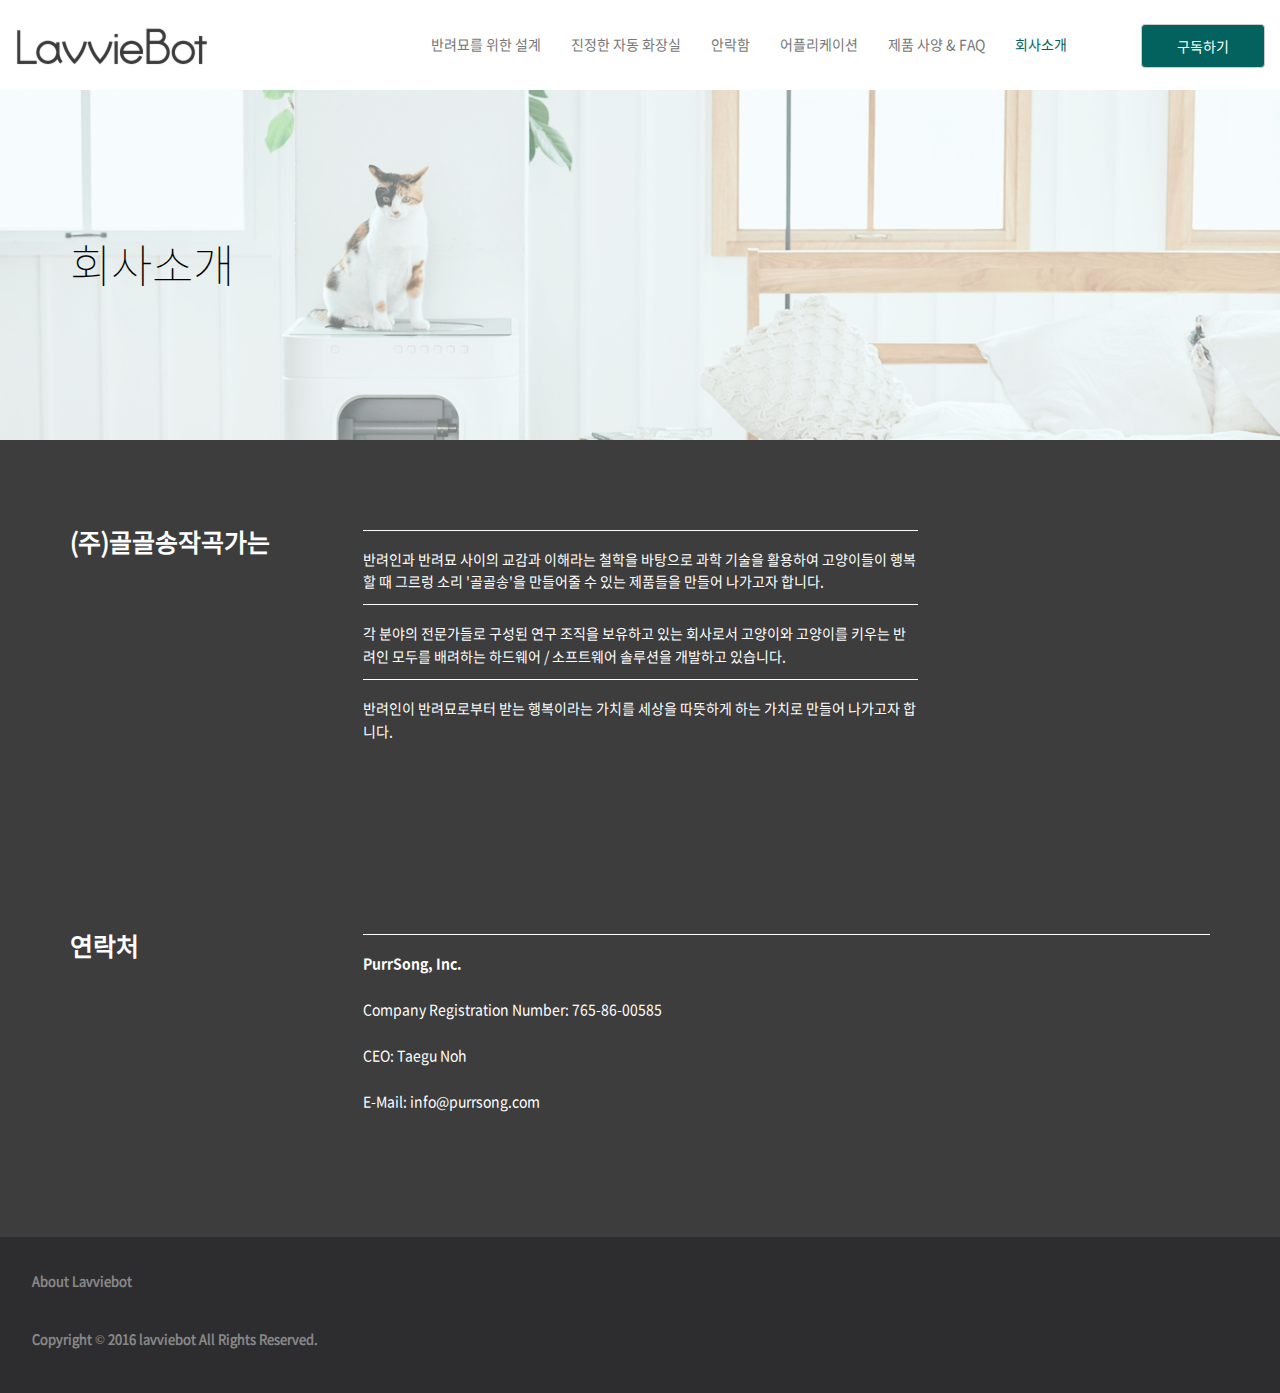
<file: web/LavvieBot/about.html>
<!DOCTYPE html>
<html lang="en">
<head>
  <title>LavvieBot</title>
  <meta http-equiv="content-type" content="text/html; charset=utf-8">
  <meta name="viewport" content="width=device-width, initial-scale=1">
  <link rel="stylesheet" href="https://maxcdn.bootstrapcdn.com/bootstrap/3.3.7/css/bootstrap.min.css">
  <link href="https://fonts.googleapis.com/css?family=Lato" rel="stylesheet" type="text/css">
  <link href="https://fonts.googleapis.com/css?family=Montserrat" rel="stylesheet" type="text/css">
  <script src="https://ajax.googleapis.com/ajax/libs/jquery/3.3.1/jquery.min.js"></script>
  <script src="https://maxcdn.bootstrapcdn.com/bootstrap/3.3.7/js/bootstrap.min.js"></script>
  <link href='http://fonts.googleapis.com/css?family=Noto+Sans' rel='stylesheet' type='text/css'>
  <link href="css/style.css?ver=2" rel="stylesheet" type="text/css">
</head>
<body id="myPage" data-spy="scroll" data-target=".navbar" data-offset="50">

<nav class="navbar navbar-default navbar-fixed-top">
  <div class="container-fluid">
    <div class="navbar-header">
      <button type="button" class="navbar-toggle" data-toggle="collapse" data-target="#myNavbar">
        <span class="icon-bar"></span>
        <span class="icon-bar"></span>
        <span class="icon-bar"></span>
      </button>
      <a class="navbar-brand" href="home.html"></a>
    </div>

    <button type="button" class="btn btn-default btn_subscribe" data-toggle="modal" data-target="#myModal">구독하기</button>

    <div class="collapse navbar-collapse" id="myNavbar">
      <ul class="nav navbar-nav navbar-right">
        <li><a href="design.html">반려묘를 위한 설계</a></li>
        <li><a href="litterbox.html">진정한 자동 화장실</a></li>
        <li><a href="comfort.html">안락함</a></li>
        <li><a href="purrsong.html">어플리케이션</a></li>
        <li><a href="faq.html">제품 사양 & FAQ</a></li>
        <li class="active"><a href="about.html">회사소개</a></li>
      </ul>

    </div>

  </div>
</nav>
<section id="about1">
  <div class="container">
    <h1>회사소개</h1>
  </div>
</section>

<section id="about2">
  <div class="container">
    <div class="row">
      <div class="col-sm-3">
        <div class="inner_wrapper">
          <h3 class="font-white">(주)골골송작곡가는</h3>
        </div>
      </div>
      <div class="col-sm-6">
        <div class="inner_wrapper">
          <p class="list">
            반려인과 반려묘 사이의 교감과 이해라는 철학을 바탕으로 과학 기술을 활용하여 고양이들이 행복할 때 그르렁 소리 '골골송'을 만들어줄 수 있는 제품들을 만들어 나가고자 합니다.
          </p>
          <p class="list">
            각 분야의 전문가들로 구성된 연구 조직을 보유하고 있는 회사로서 고양이와 고양이를 키우는 반려인 모두를 배려하는 하드웨어 / 소프트웨어 솔루션을 개발하고 있습니다.
          </p>
          <p class="list">
            반려인이 반려묘로부터 받는 행복이라는 가치를 세상을 따뜻하게 하는 가치로 만들어 나가고자 합니다.
          </p>
        </div>
      </div>
    </div>
    <div class="row">
      <div class="col-sm-3">
        <div class="inner_wrapper">
          <h3 class="font-white">연락처</h3>
        </div>
      </div>
      <div class="col-sm-9">
        <div class="inner_wrapper">
          <p class="list">
            <span style="font-family:NotoSansCJKkr-Bold">PurrSong, Inc.</span><br><br>
Company Registration Number: 765-86-00585<br><br>
CEO: Taegu Noh<br><br>
E-Mail: info@purrsong.com<br><br>
          </p>

        </div>
      </div>
    </div>
  </div>
</section>


<!-- Footer -->
<footer class="text-left">
  <a href="about.html"><p>About Lavviebot</p></a>
  <br>
  <p>Copyright &copy; 2016 lavviebot All Rights Reserved.</p>
</footer>
<!-- Modal -->
<div id="myModal" class="modal fade" role="dialog">
  <div class="modal-dialog">

    <!-- Modal content-->
    <div class="modal-content">
      <div class="modal-header">
        <button type="button" class="close" data-dismiss="modal">&times;</button>
      </div>
      <div class="modal-body">
        <p>라비봇의 새 소식과 공지를 뉴스레터로 받아보세요</p>
        <div class="input-group my_search_input_group">
          <input type="text" class="form-control my_input" placeholder="이메일 주소">
          <div class="input-group-btn">
            <button class="btn btn-default" type="submit">구독하기</button>
          </div>
        </div>
      </div>
    </div>

  </div>
</div>

<script>

  $(document).ready(function(){
    // Initialize Tooltip
    $('[data-toggle="tooltip"]').tooltip();

    // Add smooth scrolling to all links in navbar + footer link
    $(".navbar a, footer a[href='#myPage']").on('click', function(event) {

      // Make sure this.hash has a value before overriding default behavior
      if (this.hash !== "") {

        // Prevent default anchor click behavior
        event.preventDefault();

        // Store hash
        var hash = this.hash;

        // Using jQuery's animate() method to add smooth page scroll
        // The optional number (900) specifies the number of milliseconds it takes to scroll to the specified area
        $('html, body').animate({
          scrollTop: $(hash).offset().top
        }, 900, function(){

          // Add hash (#) to URL when done scrolling (default click behavior)
          window.location.hash = hash;
        });
      } // End if
    });
  });
</script>
</file>
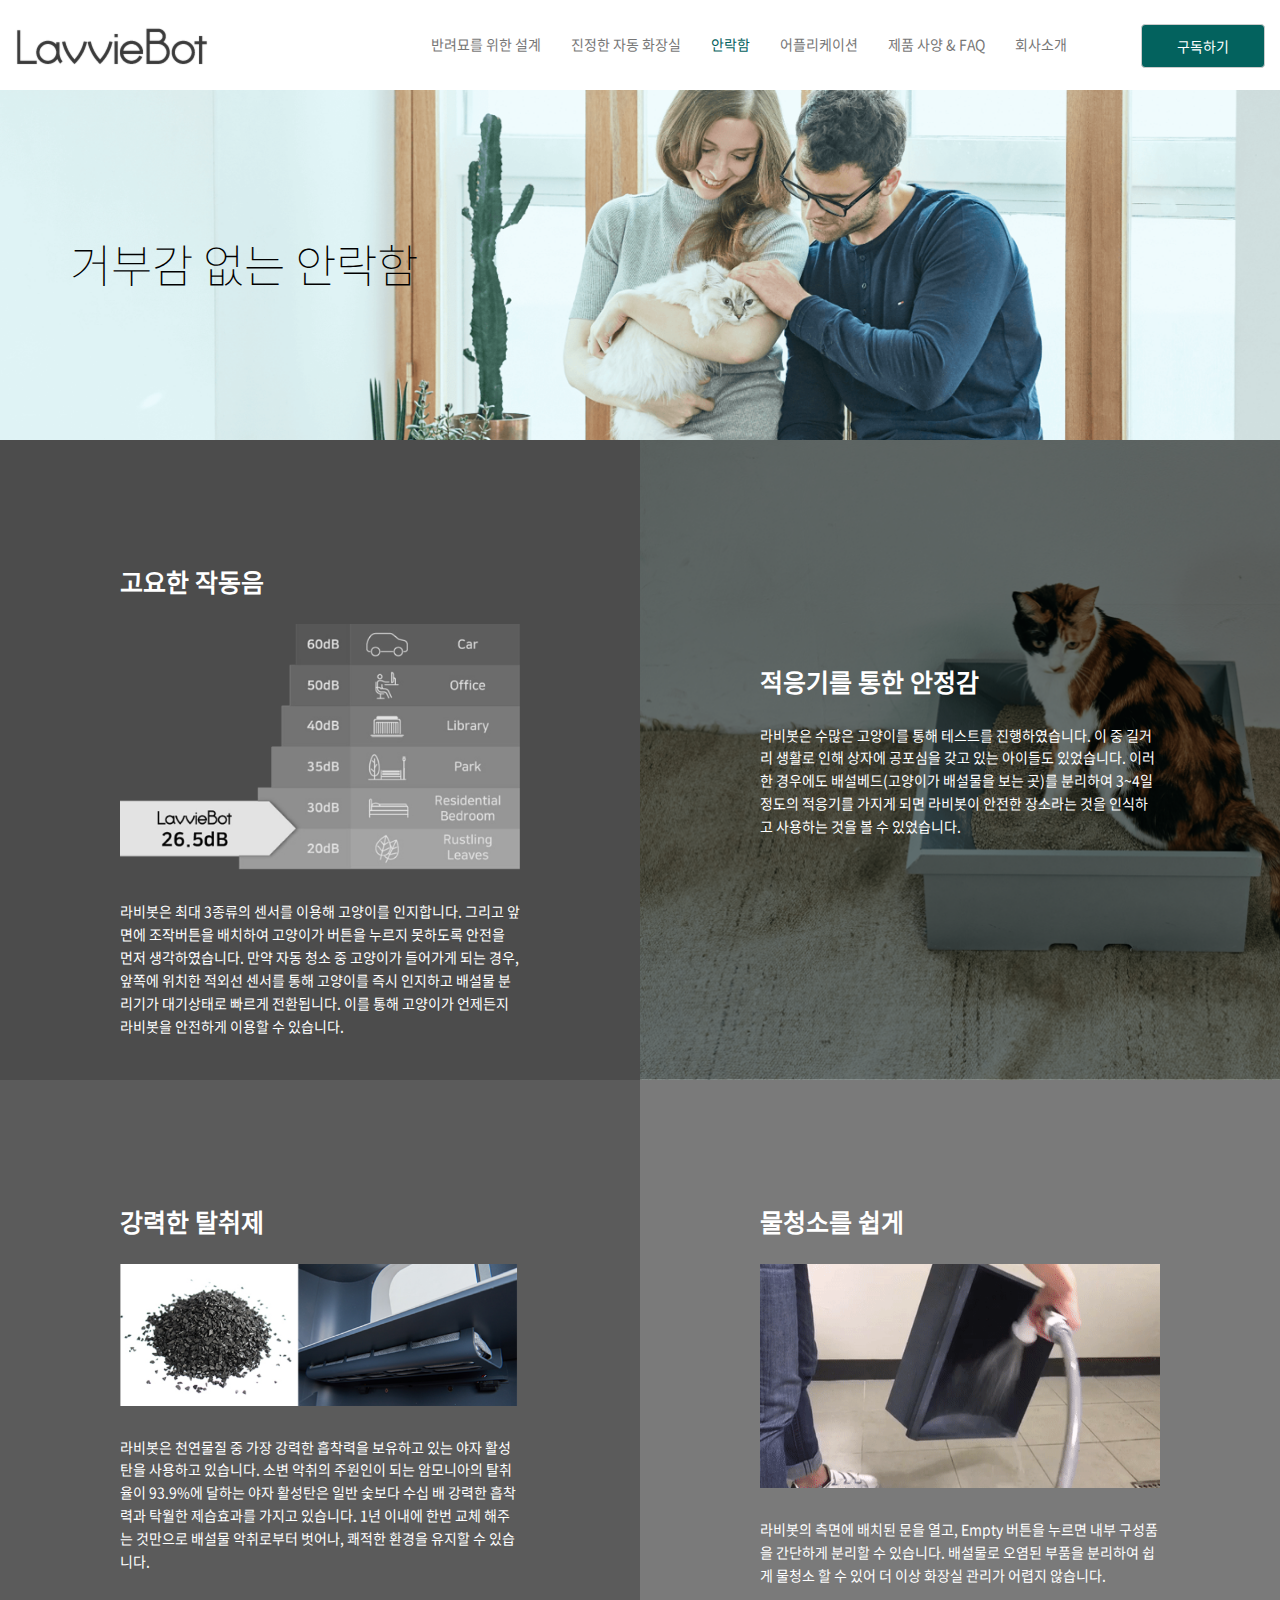
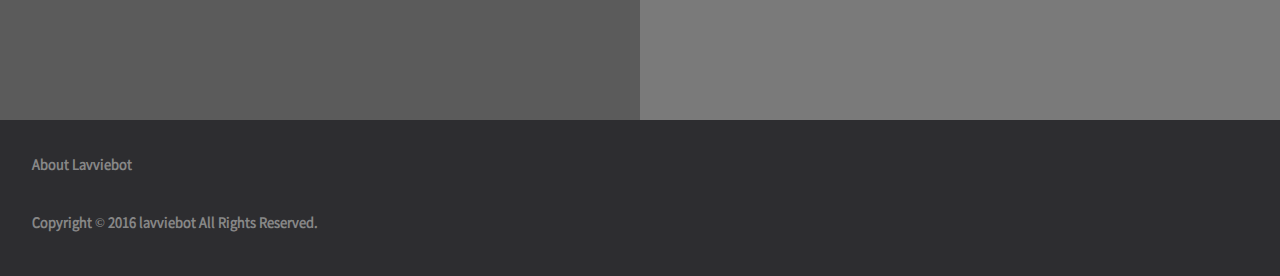
<file: web/LavvieBot/comfort.html>
<!DOCTYPE html>
<html lang="en">
<head>
  <title>LavvieBot</title>
  <meta http-equiv="content-type" content="text/html; charset=utf-8">
  <meta name="viewport" content="width=device-width, initial-scale=1">
  <link rel="stylesheet" href="https://maxcdn.bootstrapcdn.com/bootstrap/3.3.7/css/bootstrap.min.css">
  <link href="https://fonts.googleapis.com/css?family=Lato" rel="stylesheet" type="text/css">
  <link href="https://fonts.googleapis.com/css?family=Montserrat" rel="stylesheet" type="text/css">
  <script src="https://ajax.googleapis.com/ajax/libs/jquery/3.3.1/jquery.min.js"></script>
  <script src="https://maxcdn.bootstrapcdn.com/bootstrap/3.3.7/js/bootstrap.min.js"></script>
  <link href='http://fonts.googleapis.com/css?family=Noto+Sans' rel='stylesheet' type='text/css'>
  <link href="css/style.css?ver=2" rel="stylesheet" type="text/css">
</head>
<body id="myPage" data-spy="scroll" data-target=".navbar" data-offset="50">

<nav class="navbar navbar-default navbar-fixed-top">
  <div class="container-fluid">
    <div class="navbar-header">
      <button type="button" class="navbar-toggle" data-toggle="collapse" data-target="#myNavbar">
        <span class="icon-bar"></span>
        <span class="icon-bar"></span>
        <span class="icon-bar"></span>
      </button>
      <a class="navbar-brand" href="home.html"></a>
    </div>

    <button type="button" class="btn btn-default btn_subscribe" data-toggle="modal" data-target="#myModal">구독하기</button>

    <div class="collapse navbar-collapse" id="myNavbar">
      <ul class="nav navbar-nav navbar-right">
        <li><a href="design.html">반려묘를 위한 설계</a></li>
        <li><a href="litterbox.html">진정한 자동 화장실</a></li>
        <li class="active"><a href="comfort.html">안락함</a></li>
        <li><a href="purrsong.html">어플리케이션</a></li>
        <li><a href="faq.html">제품 사양 & FAQ</a></li>
        <li><a href="about.html">회사소개</a></li>
      </ul>

    </div>

  </div>
</nav>
<section id="comfort1">
  <div class="container">
    <h1 id="link5">거부감 없는 안락함</h1>
  </div>
</section>

<section id="comfort2">
  <div class="container-fluid">
    <div class="row">
      <div class="col-sm-6 rect_wrapper bg-dark">
        <div class="inner_wrapper">
          <h3 class="font-white">고요한 작동음</h3>
          <img class="rect_img" src="img/comfort/comfort2.png">
          <p class="font-white">라비봇은 최대 3종류의 센서를 이용해 고양이를 인지합니다. 그리고 앞면에 조작버튼을 배치하여 고양이가 버튼을 누르지 못하도록 안전을 먼저 생각하였습니다. 만약 자동 청소 중 고양이가 들어가게 되는 경우, 앞쪽에 위치한 적외선 센서를 통해 고양이를 즉시 인지하고 배설물 분리기가 대기상태로 빠르게 전환됩니다. 이를 통해 고양이가 언제든지 라비봇을 안전하게 이용할 수 있습니다.</p>
        </div>
      </div>
      <div class="col-sm-6 rect_wrapper">
        <div class="inner_wrapper">
          <h3 class="font-white">적응기를 통한 안정감</h3>
          <p class="font-white">라비봇은 수많은 고양이를 통해 테스트를 진행하였습니다. 이 중 길거리 생활로 인해 상자에 공포심을 갖고 있는 아이들도 있었습니다. 이러한 경우에도 배설베드(고양이가 배설물을 보는 곳)를 분리하여 3~4일 정도의 적응기를 가지게 되면 라비봇이 안전한 장소라는 것을 인식하고 사용하는 것을 볼 수 있었습니다.</p>
        </div>
      </div>
    </div>
  </div>
</section>

<section id="comfort3">
  <div class="container-fluid">
    <div class="row">
      <div class="col-sm-6 rect_wrapper bg-darkgrey">
        <div class="inner_wrapper">
          <h3 class="font-white">강력한 탈취제</h3>
          <img class="rect_img" src="img/comfort/comfort4.png">
          <p class="font-white" id="link6">라비봇은 천연물질 중 가장 강력한 흡착력을 보유하고 있는 야자 활성탄을 사용하고 있습니다. 소변 악취의 주원인이 되는 암모니아의 탈취율이 93.9%에 달하는 야자 활성탄은 일반 숯보다 수십 배 강력한 흡착력과 탁월한 제습효과를 가지고 있습니다. 1년 이내에 한번 교체 해주는 것만으로 배설물 악취로부터 벗어나, 쾌적한 환경을 유지할 수 있습니다.</p>
        </div>
      </div>
      <div class="col-sm-6 rect_wrapper bg-grey">
        <div class="inner_wrapper">
          <h3 class="font-white">물청소를 쉽게</h3>
          <img class="rect_img" src="img/comfort/comfort5.gif">
          <p class="font-white">라비봇의 측면에 배치된 문을 열고, Empty 버튼을 누르면 내부 구성품을 간단하게 분리할 수 있습니다. 배설물로 오염된 부품을 분리하여 쉽게 물청소 할 수 있어 더 이상 화장실 관리가 어렵지 않습니다.</p>
        </div>
      </div>
    </div>
  </div>
</section>
<!-- Footer -->
<footer class="text-left">
  <a href="about.html"><p>About Lavviebot</p></a>
  <br>
  <p>Copyright &copy; 2016 lavviebot All Rights Reserved.</p>
</footer>

<!-- Modal -->
<div id="myModal" class="modal fade" role="dialog">
  <div class="modal-dialog">

    <!-- Modal content-->
    <div class="modal-content">
      <div class="modal-header">
        <button type="button" class="close" data-dismiss="modal">&times;</button>
      </div>
      <div class="modal-body">
        <p>라비봇의 새 소식과 공지를 뉴스레터로 받아보세요</p>
        <div class="input-group my_search_input_group">
          <input type="text" class="form-control my_input" placeholder="이메일 주소">
          <div class="input-group-btn">
            <button class="btn btn-default" type="submit">구독하기</button>
          </div>
        </div>
      </div>
    </div>

  </div>
</div>

<script>

  $(document).ready(function(){
    // Initialize Tooltip
    $('[data-toggle="tooltip"]').tooltip();

    // Add smooth scrolling to all links in navbar + footer link
    $(".navbar a, footer a[href='#myPage']").on('click', function(event) {

      // Make sure this.hash has a value before overriding default behavior
      if (this.hash !== "") {

        // Prevent default anchor click behavior
        event.preventDefault();

        // Store hash
        var hash = this.hash;

        // Using jQuery's animate() method to add smooth page scroll
        // The optional number (900) specifies the number of milliseconds it takes to scroll to the specified area
        $('html, body').animate({
          scrollTop: $(hash).offset().top
        }, 900, function(){

          // Add hash (#) to URL when done scrolling (default click behavior)
          window.location.hash = hash;
        });
      } // End if
    });
  });
</script>
</file>
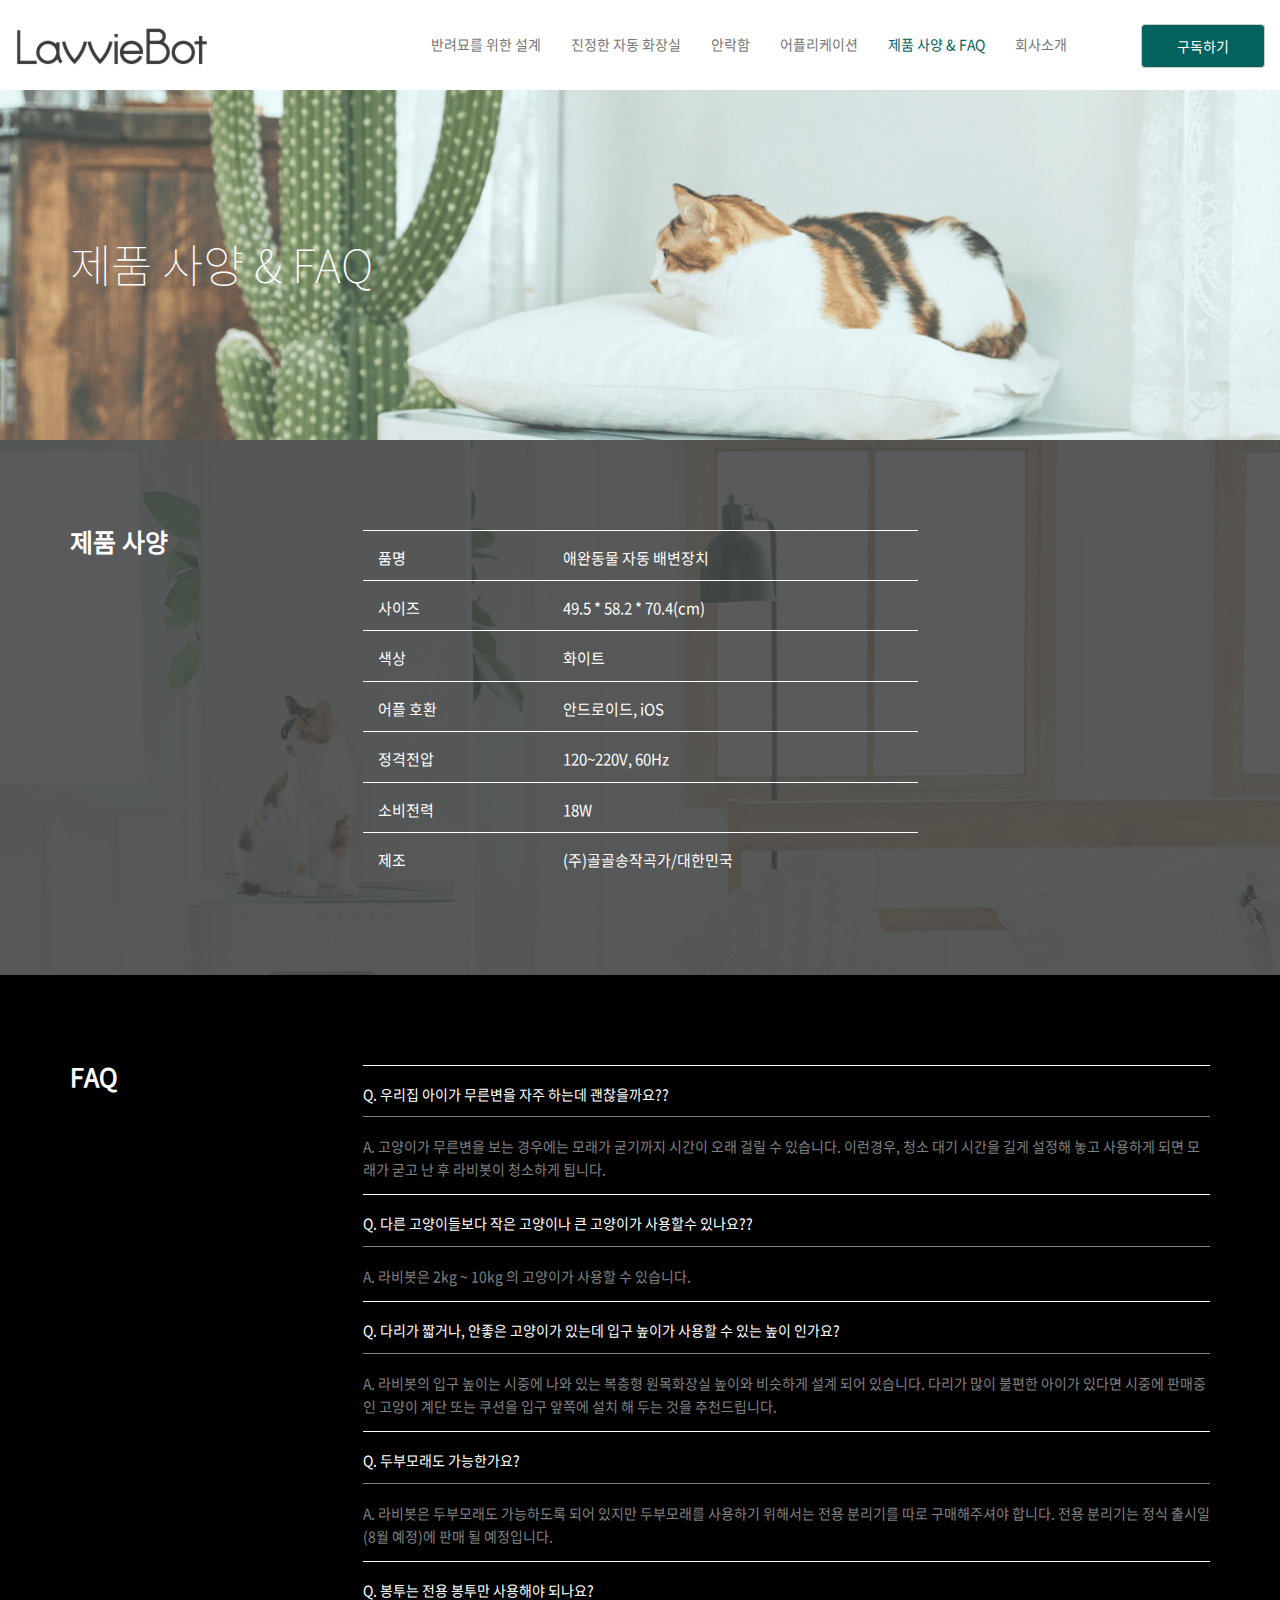
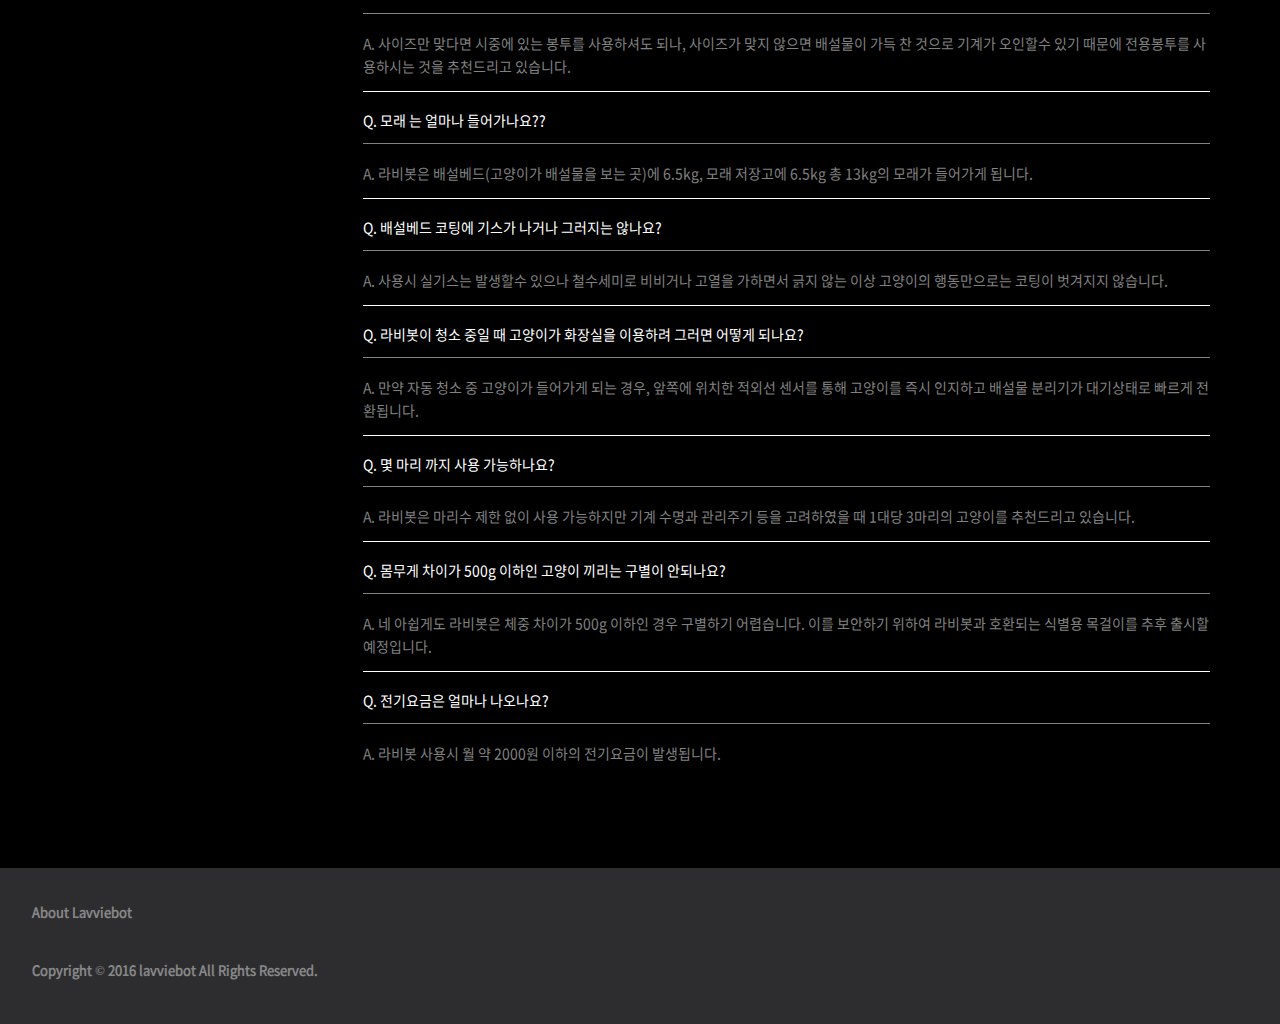
<file: web/LavvieBot/faq.html>
<!DOCTYPE html>
<html lang="en">
<head>
  <title>LavvieBot</title>
  <meta http-equiv="content-type" content="text/html; charset=utf-8">
  <meta name="viewport" content="width=device-width, initial-scale=1">
  <link rel="stylesheet" href="https://maxcdn.bootstrapcdn.com/bootstrap/3.3.7/css/bootstrap.min.css">
  <link href="https://fonts.googleapis.com/css?family=Lato" rel="stylesheet" type="text/css">
  <link href="https://fonts.googleapis.com/css?family=Montserrat" rel="stylesheet" type="text/css">
  <script src="https://ajax.googleapis.com/ajax/libs/jquery/3.3.1/jquery.min.js"></script>
  <script src="https://maxcdn.bootstrapcdn.com/bootstrap/3.3.7/js/bootstrap.min.js"></script>
  <link href='http://fonts.googleapis.com/css?family=Noto+Sans' rel='stylesheet' type='text/css'>
  <link href="css/style.css?ver=2" rel="stylesheet" type="text/css">
</head>
<body id="myPage" data-spy="scroll" data-target=".navbar" data-offset="50">

<nav class="navbar navbar-default navbar-fixed-top">
  <div class="container-fluid">
    <div class="navbar-header">
      <button type="button" class="navbar-toggle" data-toggle="collapse" data-target="#myNavbar">
        <span class="icon-bar"></span>
        <span class="icon-bar"></span>
        <span class="icon-bar"></span>
      </button>
      <a class="navbar-brand" href="home.html"></a>
    </div>

    <button type="button" class="btn btn-default btn_subscribe" data-toggle="modal" data-target="#myModal">구독하기</button>

    <div class="collapse navbar-collapse" id="myNavbar">
      <ul class="nav navbar-nav navbar-right">
        <li><a href="design.html">반려묘를 위한 설계</a></li>
        <li><a href="litterbox.html">진정한 자동 화장실</a></li>
        <li><a href="comfort.html">안락함</a></li>
        <li><a href="purrsong.html">어플리케이션</a></li>
        <li class="active"><a href="faq.html">제품 사양 & FAQ</a></li>
        <li><a href="about.html">회사소개</a></li>
      </ul>

    </div>

  </div>
</nav>
<section id="faq1">
  <div class="container">
    <h1>제품 사양 & FAQ</h1>
  </div>
</section>

<section id="faq2">
  <div class="container">
    <div class="row">
      <div class="col-sm-3">
        <div class="inner_wrapper">
          <h3 class="font-white">제품 사양</h3>
        </div>
      </div>
      <div class="col-sm-6">
        <div class="inner_wrapper">
          <div class="row list">
            <div class="col-xs-4">품명</div>
            <div class="col-xs-8">애완동물 자동 배변장치</div>
          </div>
          <div class="row list">
            <div class="col-xs-4">사이즈</div>
            <div class="col-xs-8">49.5 * 58.2 * 70.4(cm)</div>
          </div>
          <div class="row list">
            <div class="col-xs-4">색상</div>
            <div class="col-xs-8">화이트</div>
          </div>
          <div class="row list">
            <div class="col-xs-4">어플 호환</div>
            <div class="col-xs-8">안드로이드, iOS</div>
          </div>
          <div class="row list">
            <div class="col-xs-4">정격전압</div>
            <div class="col-xs-8">120~220V, 60Hz</div>
          </div>
          <div class="row list">
            <div class="col-xs-4">소비전력</div>
            <div class="col-xs-8">18W</div>
          </div>
          <div class="row list">
            <div class="col-xs-4">제조</div>
            <div class="col-xs-8">(주)골골송작곡가/대한민국</div>
          </div>
        </div>
      </div>
    </div>
  </div>
</section>

<section id="faq3" style="background:#000;">
  <div class="container">
    <div class="row">
      <div class="col-sm-3">
        <div class="inner_wrapper">
          <h3 class="font-white">FAQ</h3>
        </div>
      </div>
      <div class="col-sm-9">
        <div class="inner_wrapper">
          <p class="list">
            Q. 우리집 아이가 무른변을 자주 하는데 괜찮을까요??
          </p>
          <p class="list2">
            A. 고양이가 무른변을 보는 경우에는 모래가 굳기까지 시간이 오래 걸릴 수 있습니다. 이런경우, 청소 대기 시간을 길게 설정해 놓고 사용하게 되면 모래가 굳고 난 후 라비봇이 청소하게 됩니다.
          </p>
          <p class="list">Q. 다른 고양이들보다 작은 고양이나 큰 고양이가 사용할수 있나요??</p>
          <p class="list2">A. 라비봇은 2kg ~ 10kg 의 고양이가 사용할 수 있습니다.</p>

          <p class="list">Q. 다리가 짧거나, 안좋은 고양이가 있는데 입구 높이가 사용할 수 있는 높이 인가요?</p>
          <p class="list2">A. 라비봇의 입구 높이는 시중에 나와 있는 복층형 원목화장실 높이와 비슷하게 설계 되어 있습니다. 다리가 많이 불편한 아이가 있다면 시중에 판매중인 고양이 계단 또는 쿠션을 입구 앞쪽에 설치 해 두는 것을 추천드립니다.</p>

          <p class="list">Q. 두부모래도 가능한가요?</p>
          <p class="list2">A. 라비봇은 두부모래도 가능하도록 되어 있지만 두부모래를 사용하기 위해서는 전용 분리기를 따로 구매해주셔야 합니다. 전용 분리기는 정식 출시일(8월 예정)에 판매 될 예정입니다.</p>

          <p class="list">Q. 봉투는 전용 봉투만 사용해야 되나요?</p>
          <p class="list2">A. 사이즈만 맞다면 시중에 있는 봉투를 사용하셔도 되나, 사이즈가 맞지 않으면 배설물이 가득 찬 것으로 기계가 오인할수 있기 때문에 전용봉투를 사용하시는 것을 추천드리고 있습니다.</p>

          <p class="list">Q. 모래 는 얼마나 들어가나요??</p>
          <p class="list2">A. 라비봇은 배설베드(고양이가 배설물을 보는 곳)에 6.5kg, 모래 저장고에 6.5kg 총 13kg의 모래가 들어가게 됩니다.</p>

          <p class="list">Q. 배설베드 코팅에 기스가 나거나 그러지는 않나요?</p>
          <p class="list2">A. 사용시 실기스는 발생할수 있으나 철수세미로 비비거나 고열을 가하면서 긁지 않는 이상 고양이의 행동만으로는 코팅이 벗겨지지 않습니다.</p>

          <p class="list">Q. 라비봇이 청소 중일 때 고양이가 화장실을 이용하려 그러면 어떻게 되나요?</p>
          <p class="list2">A. 만약 자동 청소 중 고양이가 들어가게 되는 경우, 앞쪽에 위치한 적외선 센서를 통해 고양이를 즉시 인지하고 배설물 분리기가 대기상태로 빠르게 전환됩니다.</p>

          <p class="list">Q. 몇 마리 까지 사용 가능하나요?</p>
          <p class="list2">A. 라비봇은 마리수 제한 없이 사용 가능하지만 기계 수명과 관리주기 등을 고려하였을 때 1대당 3마리의 고양이를 추천드리고 있습니다.</p>

          <p class="list">Q. 몸무게 차이가 500g 이하인 고양이 끼리는 구별이 안되나요?</p>
          <p class="list2">A. 네 아쉽게도 라비봇은 체중 차이가 500g 이하인 경우 구별하기 어렵습니다. 이를 보안하기 위하여 라비봇과 호환되는 식별용 목걸이를 추후 출시할 예정입니다.</p>

          <p class="list">Q. 전기요금은 얼마나 나오나요?</p>
          <p class="list2">A. 라비봇 사용시 월 약 2000원 이하의 전기요금이 발생됩니다.</p>
        </div>
      </div>
    </div>
  </div>
</section>
<!-- Footer -->
<footer class="text-left">
  <a href="about.html"><p>About Lavviebot</p></a>
  <br>
  <p>Copyright &copy; 2016 lavviebot All Rights Reserved.</p>
</footer>

<!-- Modal -->
<div id="myModal" class="modal fade" role="dialog">
  <div class="modal-dialog">

    <!-- Modal content-->
    <div class="modal-content">
      <div class="modal-header">
        <button type="button" class="close" data-dismiss="modal">&times;</button>
      </div>
      <div class="modal-body">
        <p>라비봇의 새 소식과 공지를 뉴스레터로 받아보세요</p>
        <div class="input-group my_search_input_group">
          <input type="text" class="form-control my_input" placeholder="이메일 주소">
          <div class="input-group-btn">
            <button class="btn btn-default" type="submit">구독하기</button>
          </div>
        </div>
      </div>
    </div>

  </div>
</div>

<script>

  $(document).ready(function(){
    // Initialize Tooltip
    $('[data-toggle="tooltip"]').tooltip();

    // Add smooth scrolling to all links in navbar + footer link
    $(".navbar a, footer a[href='#myPage']").on('click', function(event) {

      // Make sure this.hash has a value before overriding default behavior
      if (this.hash !== "") {

        // Prevent default anchor click behavior
        event.preventDefault();

        // Store hash
        var hash = this.hash;

        // Using jQuery's animate() method to add smooth page scroll
        // The optional number (900) specifies the number of milliseconds it takes to scroll to the specified area
        $('html, body').animate({
          scrollTop: $(hash).offset().top
        }, 900, function(){

          // Add hash (#) to URL when done scrolling (default click behavior)
          window.location.hash = hash;
        });
      } // End if
    });
  });
</script>
</file>
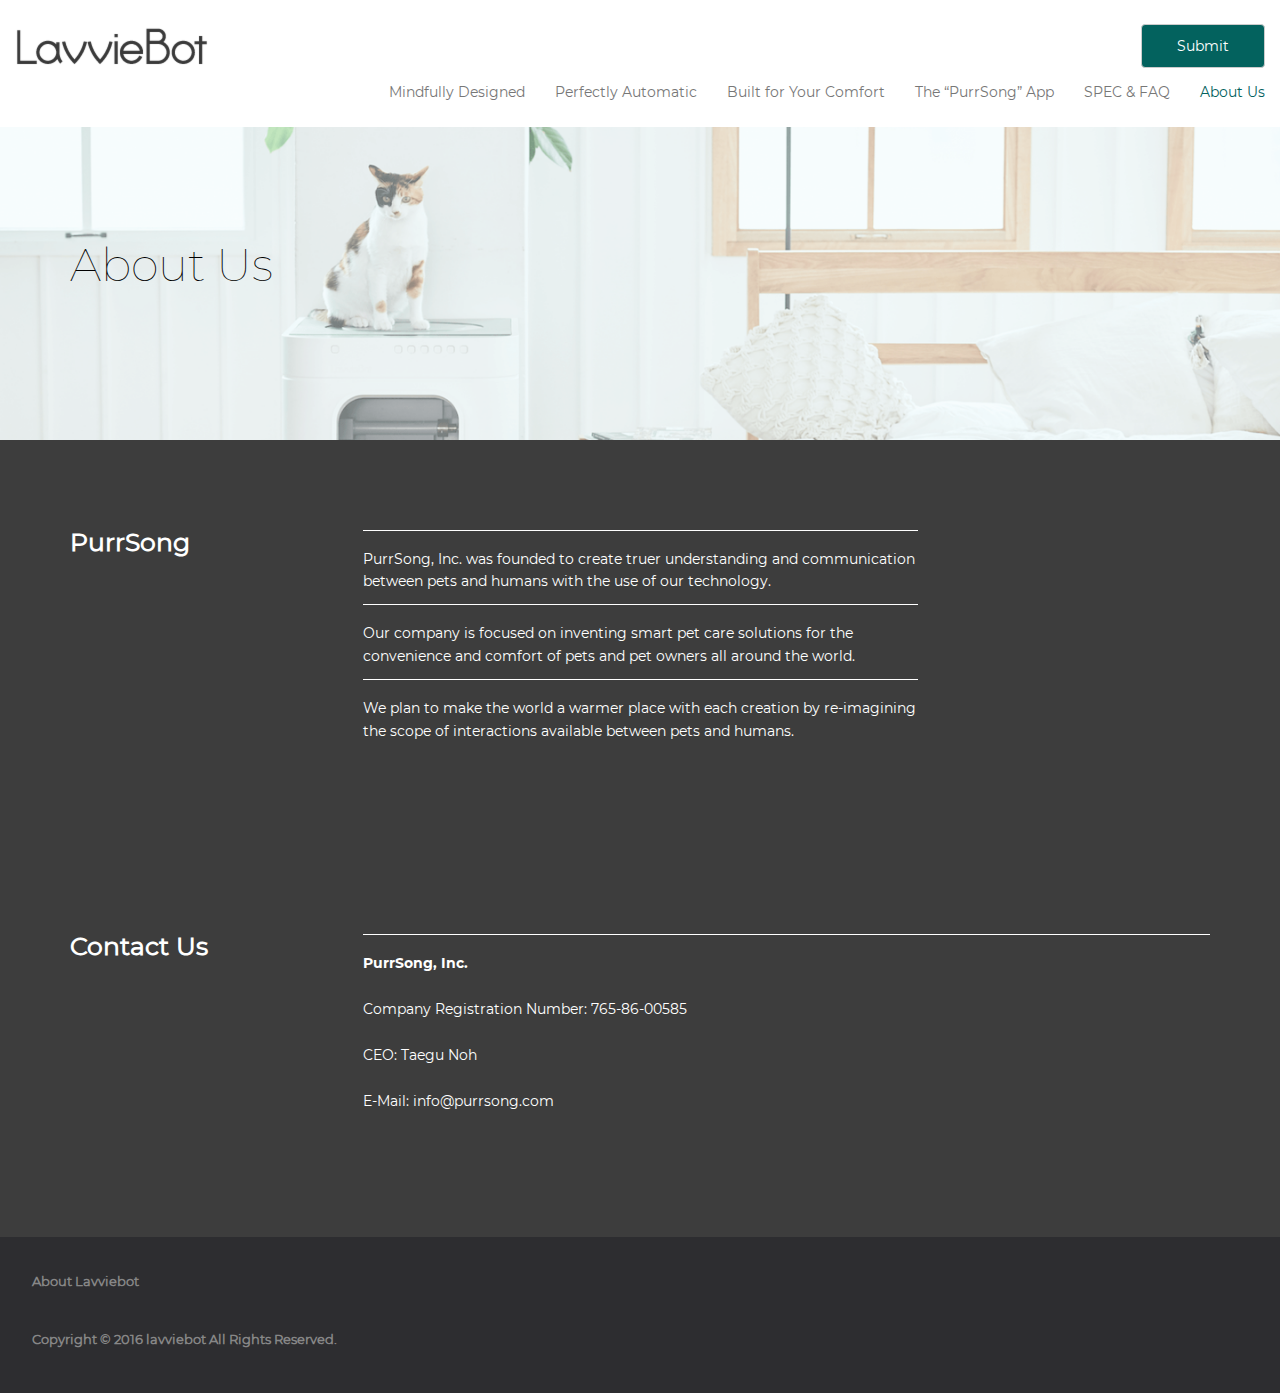
<file: web/LavvieBot/en/about.html>
<!DOCTYPE html>
<html lang="en">
<head>
  <title>LavvieBot</title>
  <meta http-equiv="content-type" content="text/html; charset=utf-8">
  <meta name="viewport" content="width=device-width, initial-scale=1">
  <link rel="stylesheet" href="https://maxcdn.bootstrapcdn.com/bootstrap/3.3.7/css/bootstrap.min.css">
  <link href="https://fonts.googleapis.com/css?family=Lato" rel="stylesheet" type="text/css">
  <link href="https://fonts.googleapis.com/css?family=Montserrat" rel="stylesheet" type="text/css">
  <script src="https://ajax.googleapis.com/ajax/libs/jquery/3.3.1/jquery.min.js"></script>
  <script src="https://maxcdn.bootstrapcdn.com/bootstrap/3.3.7/js/bootstrap.min.js"></script>
  <link href='http://fonts.googleapis.com/css?family=Noto+Sans' rel='stylesheet' type='text/css'>
  <link href="css/style.css?ver=2" rel="stylesheet" type="text/css">
</head>
<body id="myPage" data-spy="scroll" data-target=".navbar" data-offset="50">

  <nav class="navbar navbar-default navbar-fixed-top">
    <div class="container-fluid">
      <div class="navbar-header">
        <button type="button" class="navbar-toggle" data-toggle="collapse" data-target="#myNavbar">
          <span class="icon-bar"></span>
          <span class="icon-bar"></span>
          <span class="icon-bar"></span>
        </button>
        <a class="navbar-brand" href="home.html"></a>
      </div>
      <button type="button" class="btn btn-default btn_subscribe" data-toggle="modal" data-target="#myModal">Submit</button>

      <div class="collapse navbar-collapse" id="myNavbar">
        <ul class="nav navbar-nav navbar-right">
          <li><a href="design.html">Mindfully Designed</a></li>
          <li><a href="litterbox.html">Perfectly Automatic</a></li>
          <li><a href="comfort.html">Built for Your Comfort</a></li>
          <li><a href="purrsong.html">The “PurrSong” App</a></li>
          <li><a href="faq.html">SPEC & FAQ</a></li>
          <li class="active"><a href="about.html">About Us</a></li>
        </ul>
      </div>
    </div>
  </nav>
<section id="about1">
  <div class="container">
    <h1>About Us</h1>
  </div>
</section>

<section id="about2">
  <div class="container">
    <div class="row">
      <div class="col-sm-3">
        <div class="inner_wrapper">
          <h3 class="font-white">PurrSong</h3>
        </div>
      </div>
      <div class="col-sm-6">
        <div class="inner_wrapper">
          <p class="list">
            PurrSong, Inc. was founded to create truer understanding and communication between pets and humans with the use of our technology.
          </p>
          <p class="list">
            Our company is focused on inventing smart pet care solutions for the convenience and comfort of pets and pet owners all around the world.
          </p>
          <p class="list">
            We plan to make the world a warmer place with each creation by re-imagining the scope of interactions available between pets and humans.
          </p>
        </div>
      </div>
    </div>
    <div class="row">
      <div class="col-sm-3">
        <div class="inner_wrapper">
          <h3 class="font-white">Contact Us</h3>
        </div>
      </div>
      <div class="col-sm-9">
        <div class="inner_wrapper">
          <p class="list">
            <span style="font-family:Montserrat-Bold">PurrSong, Inc.</span><br><br>
Company Registration Number: 765-86-00585<br><br>
CEO: Taegu Noh<br><br>
E-Mail: info@purrsong.com<br><br>
          </p>

        </div>
      </div>
    </div>
  </div>
</section>


<!-- Footer -->
<footer class="text-left">
  <a href="about.html"><p>About Lavviebot</p></a>
  <br>
  <p>Copyright &copy; 2016 lavviebot All Rights Reserved.</p>
</footer>
<!-- Modal -->
<div id="myModal" class="modal fade" role="dialog">
  <div class="modal-dialog">

    <!-- Modal content-->
    <div class="modal-content">
      <div class="modal-header">
        <button type="button" class="close" data-dismiss="modal">&times;</button>
      </div>
      <div class="modal-body">
        <p>Subscribe to Our Mailing List</p>
        <div class="input-group my_search_input_group">
          <input type="text" class="form-control my_input" placeholder="Email Address">
          <div class="input-group-btn">
            <button class="btn btn-default" type="submit">Submit</button>
          </div>
        </div>
      </div>
    </div>

  </div>
</div>

<script>

  $(document).ready(function(){
    // Initialize Tooltip
    $('[data-toggle="tooltip"]').tooltip();

    // Add smooth scrolling to all links in navbar + footer link
    $(".navbar a, footer a[href='#myPage']").on('click', function(event) {

      // Make sure this.hash has a value before overriding default behavior
      if (this.hash !== "") {

        // Prevent default anchor click behavior
        event.preventDefault();

        // Store hash
        var hash = this.hash;

        // Using jQuery's animate() method to add smooth page scroll
        // The optional number (900) specifies the number of milliseconds it takes to scroll to the specified area
        $('html, body').animate({
          scrollTop: $(hash).offset().top
        }, 900, function(){

          // Add hash (#) to URL when done scrolling (default click behavior)
          window.location.hash = hash;
        });
      } // End if
    });
  });
</script>
</file>
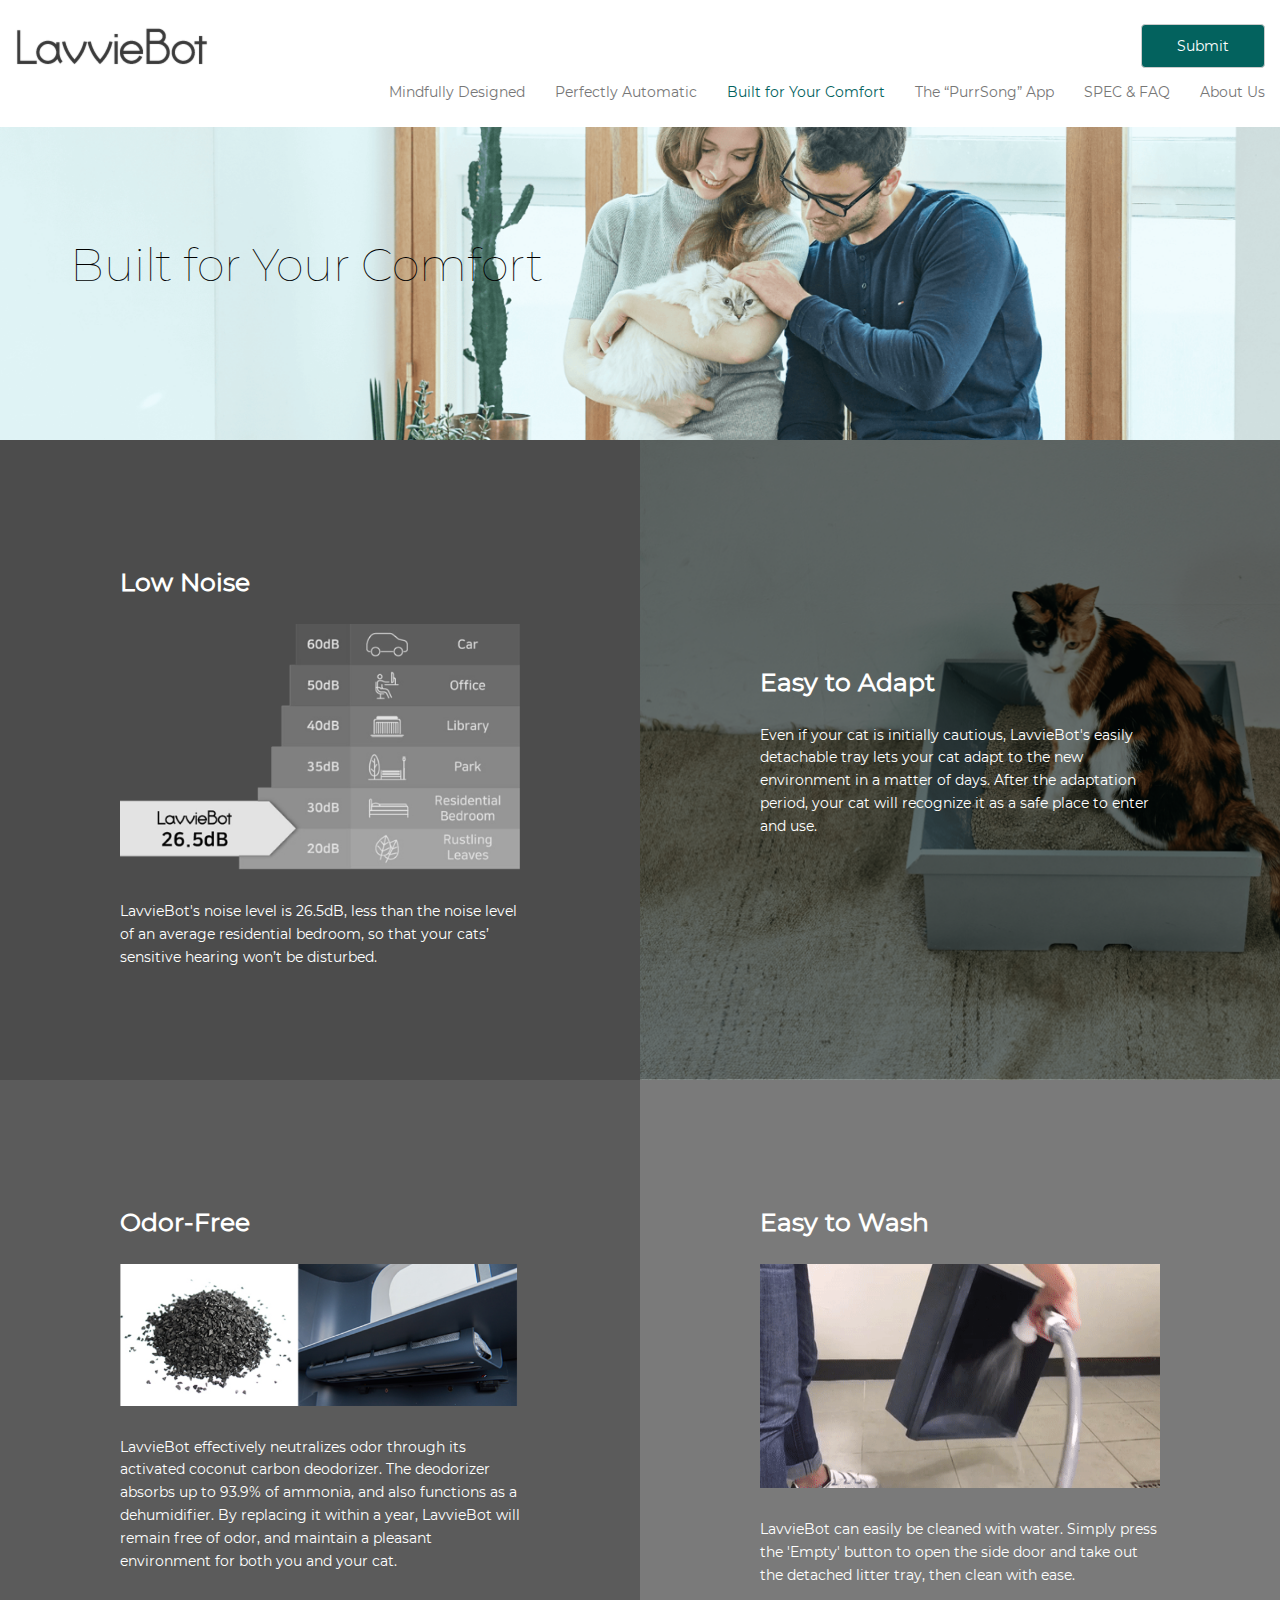
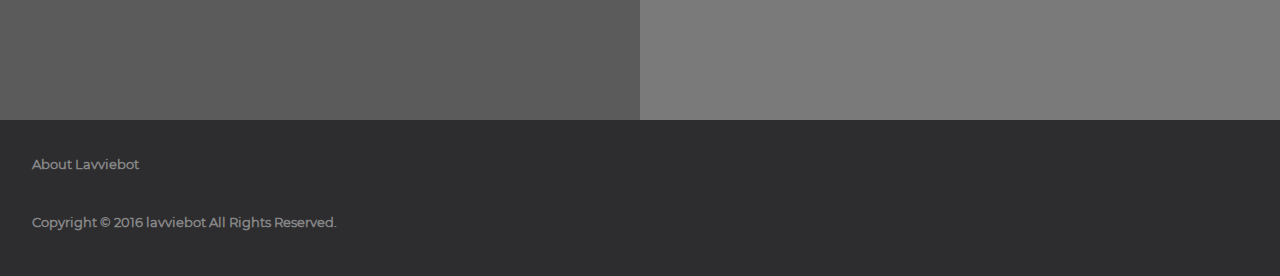
<file: web/LavvieBot/en/comfort.html>
<!DOCTYPE html>
<html lang="en">
<head>
  <title>LavvieBot</title>
  <meta http-equiv="content-type" content="text/html; charset=utf-8">
  <meta name="viewport" content="width=device-width, initial-scale=1">
  <link rel="stylesheet" href="https://maxcdn.bootstrapcdn.com/bootstrap/3.3.7/css/bootstrap.min.css">
  <link href="https://fonts.googleapis.com/css?family=Lato" rel="stylesheet" type="text/css">
  <link href="https://fonts.googleapis.com/css?family=Montserrat" rel="stylesheet" type="text/css">
  <script src="https://ajax.googleapis.com/ajax/libs/jquery/3.3.1/jquery.min.js"></script>
  <script src="https://maxcdn.bootstrapcdn.com/bootstrap/3.3.7/js/bootstrap.min.js"></script>
  <link href='http://fonts.googleapis.com/css?family=Noto+Sans' rel='stylesheet' type='text/css'>
  <link href="css/style.css?ver=2" rel="stylesheet" type="text/css">
</head>
<body id="myPage" data-spy="scroll" data-target=".navbar" data-offset="50">

  <nav class="navbar navbar-default navbar-fixed-top">
    <div class="container-fluid">
      <div class="navbar-header">
        <button type="button" class="navbar-toggle" data-toggle="collapse" data-target="#myNavbar">
          <span class="icon-bar"></span>
          <span class="icon-bar"></span>
          <span class="icon-bar"></span>
        </button>
        <a class="navbar-brand" href="home.html"></a>
      </div>
      <button type="button" class="btn btn-default btn_subscribe" data-toggle="modal" data-target="#myModal">Submit</button>

      <div class="collapse navbar-collapse" id="myNavbar">
        <ul class="nav navbar-nav navbar-right">
          <li><a href="design.html">Mindfully Designed</a></li>
          <li><a href="litterbox.html">Perfectly Automatic</a></li>
          <li class="active"><a href="comfort.html">Built for Your Comfort</a></li>
          <li><a href="purrsong.html">The “PurrSong” App</a></li>
          <li><a href="faq.html">SPEC & FAQ</a></li>
          <li><a href="about.html">About Us</a></li>
        </ul>
      </div>
    </div>
  </nav>
<section id="comfort1">
  <div class="container">
    <h1 id="link5">Built for Your Comfort</h1>
  </div>
</section>

<section id="comfort2">
  <div class="container-fluid">
    <div class="row">
      <div class="col-sm-6 rect_wrapper bg-dark">
        <div class="inner_wrapper">
          <h3 class="font-white">Low Noise</h3>
          <img class="rect_img" src="../img/comfort/comfort2.png">
          <p class="font-white">LavvieBot's noise level is 26.5dB, less than the noise level of an average residential bedroom, so that your cats’ sensitive hearing won’t be disturbed.</p>
        </div>
      </div>
      <div class="col-sm-6 rect_wrapper">
        <div class="inner_wrapper">
          <h3 class="font-white">Easy to Adapt</h3>
          <p class="font-white">Even if your cat is initially cautious, LavvieBot's easily detachable tray lets your cat adapt to the new environment in a matter of days. After the adaptation period, your cat will recognize it as a safe place to enter and use.</p>
        </div>
      </div>
    </div>
  </div>
</section>

<section id="comfort3">
  <div class="container-fluid">
    <div class="row">
      <div class="col-sm-6 rect_wrapper bg-darkgrey">
        <div class="inner_wrapper">
          <h3 class="font-white">Odor-Free</h3>
          <img class="rect_img" src="../img/comfort/comfort4.png">
          <p class="font-white" id="link6">LavvieBot effectively neutralizes odor through its activated coconut carbon deodorizer. The deodorizer absorbs up to 93.9% of ammonia, and also functions as a dehumidifier. By replacing it within a year, LavvieBot will remain free of odor, and maintain a pleasant environment for both you and your cat.</p>
        </div>
      </div>
      <div class="col-sm-6 rect_wrapper bg-grey">
        <div class="inner_wrapper">
          <h3 class="font-white">Easy to Wash</h3>
          <img class="rect_img" src="../img/comfort/comfort5.gif">
          <p class="font-white">LavvieBot can easily be cleaned with water. Simply press the 'Empty' button to open the side door and take out the detached litter tray, then clean with ease.</p>
        </div>
      </div>
    </div>
  </div>
</section>
<!-- Footer -->
<footer class="text-left">
  <a href="about.html"><p>About Lavviebot</p></a>
  <br>
  <p>Copyright &copy; 2016 lavviebot All Rights Reserved.</p>
</footer>

<!-- Modal -->
<div id="myModal" class="modal fade" role="dialog">
  <div class="modal-dialog">

    <!-- Modal content-->
    <div class="modal-content">
      <div class="modal-header">
        <button type="button" class="close" data-dismiss="modal">&times;</button>
      </div>
      <div class="modal-body">
        <p>Subscribe to Our Mailing List</p>
        <div class="input-group my_search_input_group">
          <input type="text" class="form-control my_input" placeholder="Email Address">
          <div class="input-group-btn">
            <button class="btn btn-default" type="submit">Submit</button>
          </div>
        </div>
      </div>
    </div>

  </div>
</div>

<script>

  $(document).ready(function(){
    // Initialize Tooltip
    $('[data-toggle="tooltip"]').tooltip();

    // Add smooth scrolling to all links in navbar + footer link
    $(".navbar a, footer a[href='#myPage']").on('click', function(event) {

      // Make sure this.hash has a value before overriding default behavior
      if (this.hash !== "") {

        // Prevent default anchor click behavior
        event.preventDefault();

        // Store hash
        var hash = this.hash;

        // Using jQuery's animate() method to add smooth page scroll
        // The optional number (900) specifies the number of milliseconds it takes to scroll to the specified area
        $('html, body').animate({
          scrollTop: $(hash).offset().top
        }, 900, function(){

          // Add hash (#) to URL when done scrolling (default click behavior)
          window.location.hash = hash;
        });
      } // End if
    });
  });
</script>
</file>
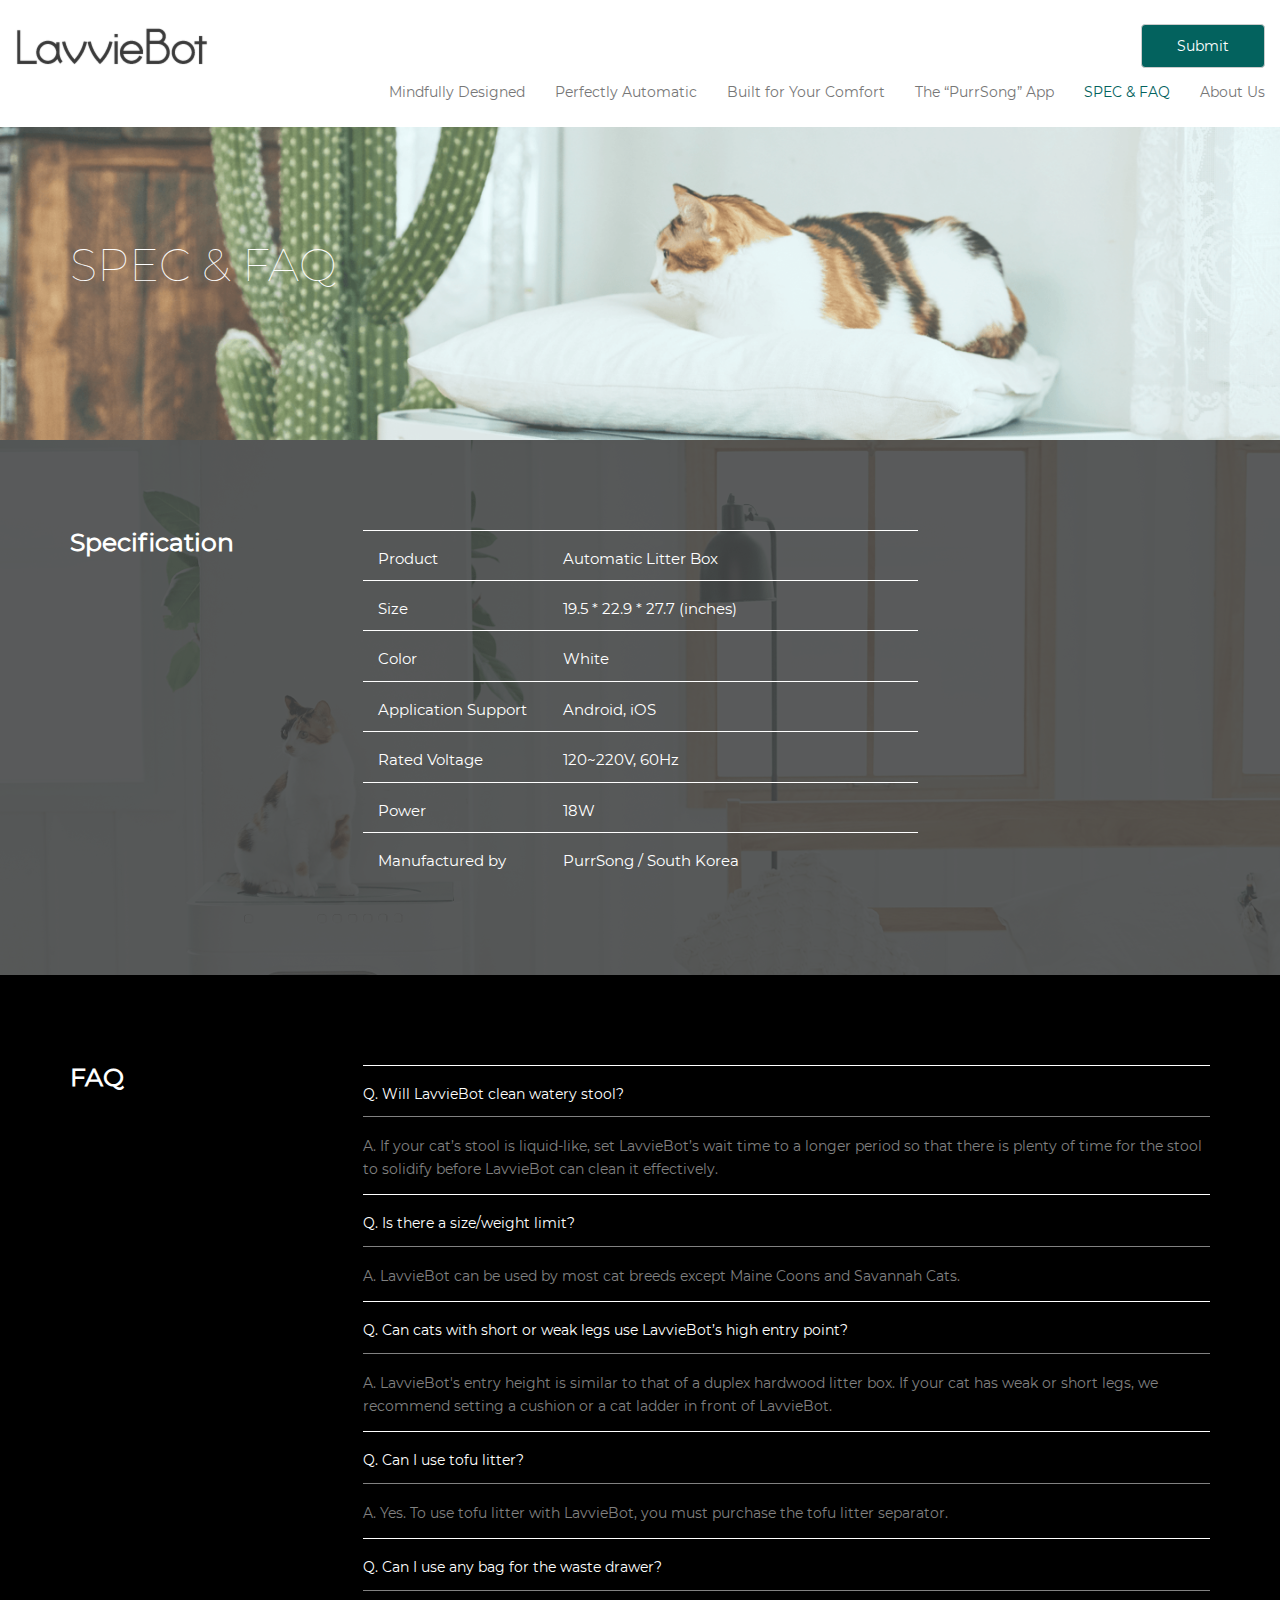
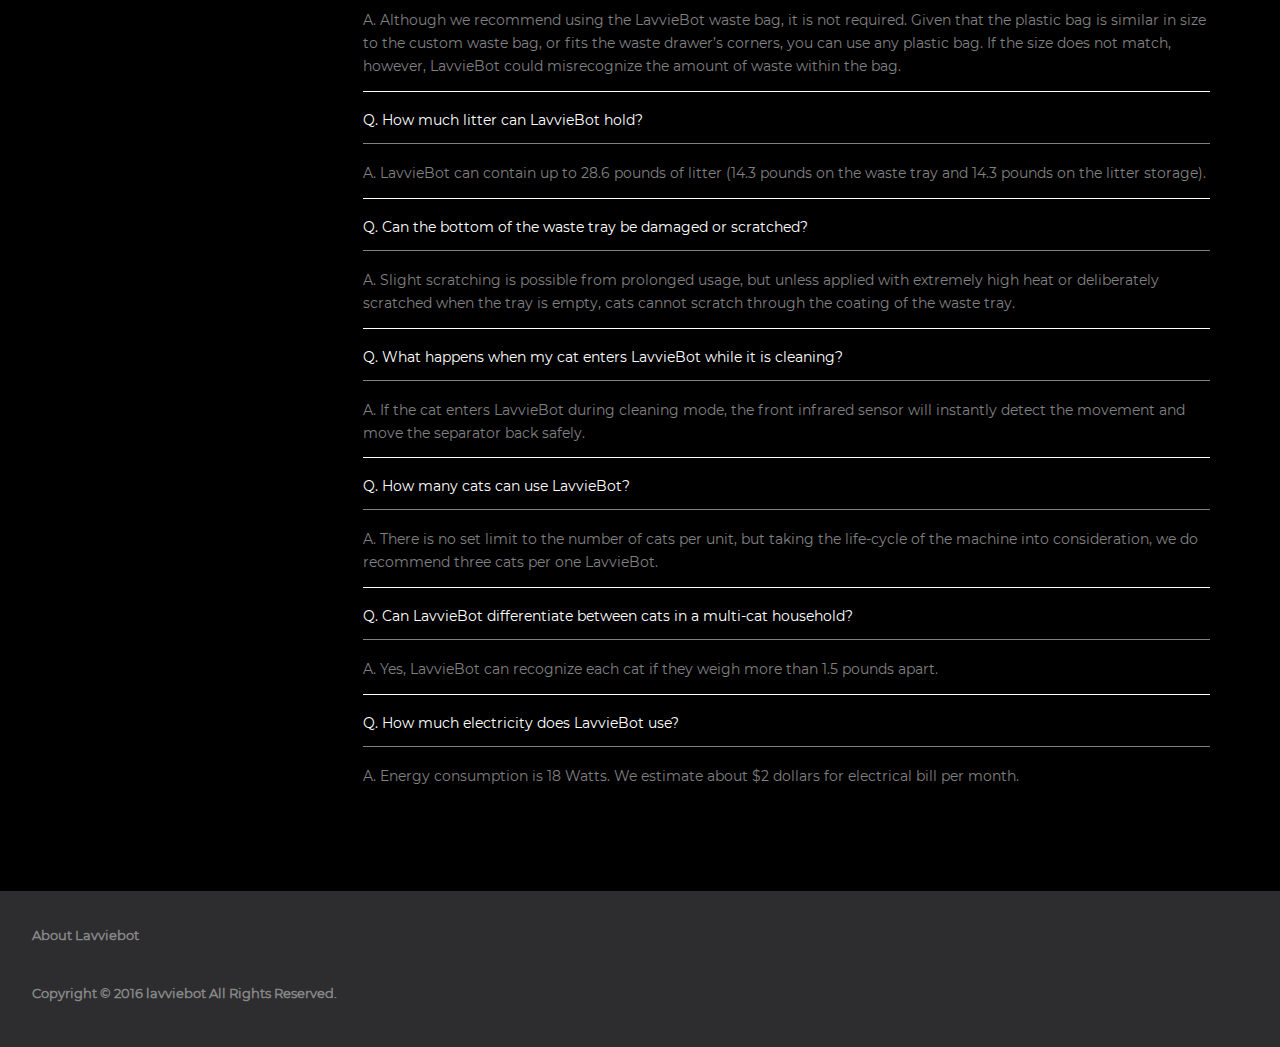
<file: web/LavvieBot/en/faq.html>
<!DOCTYPE html>
<html lang="en">
<head>
  <title>LavvieBot</title>
  <meta http-equiv="content-type" content="text/html; charset=utf-8">
  <meta name="viewport" content="width=device-width, initial-scale=1">
  <link rel="stylesheet" href="https://maxcdn.bootstrapcdn.com/bootstrap/3.3.7/css/bootstrap.min.css">
  <link href="https://fonts.googleapis.com/css?family=Lato" rel="stylesheet" type="text/css">
  <link href="https://fonts.googleapis.com/css?family=Montserrat" rel="stylesheet" type="text/css">
  <script src="https://ajax.googleapis.com/ajax/libs/jquery/3.3.1/jquery.min.js"></script>
  <script src="https://maxcdn.bootstrapcdn.com/bootstrap/3.3.7/js/bootstrap.min.js"></script>
  <link href='http://fonts.googleapis.com/css?family=Noto+Sans' rel='stylesheet' type='text/css'>
  <link href="css/style.css?ver=2" rel="stylesheet" type="text/css">
</head>
<body id="myPage" data-spy="scroll" data-target=".navbar" data-offset="50">

  <nav class="navbar navbar-default navbar-fixed-top">
    <div class="container-fluid">
      <div class="navbar-header">
        <button type="button" class="navbar-toggle" data-toggle="collapse" data-target="#myNavbar">
          <span class="icon-bar"></span>
          <span class="icon-bar"></span>
          <span class="icon-bar"></span>
        </button>
        <a class="navbar-brand" href="home.html"></a>
      </div>
      <button type="button" class="btn btn-default btn_subscribe" data-toggle="modal" data-target="#myModal">Submit</button>

      <div class="collapse navbar-collapse" id="myNavbar">
        <ul class="nav navbar-nav navbar-right">
          <li><a href="design.html">Mindfully Designed</a></li>
          <li><a href="litterbox.html">Perfectly Automatic</a></li>
          <li><a href="comfort.html">Built for Your Comfort</a></li>
          <li><a href="purrsong.html">The “PurrSong” App</a></li>
          <li class="active"><a href="faq.html">SPEC & FAQ</a></li>
          <li><a href="about.html">About Us</a></li>
        </ul>
      </div>
    </div>
  </nav>
<section id="faq1">
  <div class="container">
    <h1>SPEC & FAQ</h1>
  </div>
</section>

<section id="faq2">
  <div class="container">
    <div class="row">
      <div class="col-sm-3">
        <div class="inner_wrapper">
          <h3 class="font-white">Specification</h3>
        </div>
      </div>
      <div class="col-sm-6">
        <div class="inner_wrapper">
          <div class="row list">
            <div class="col-xs-4">Product</div>
            <div class="col-xs-8">Automatic Litter Box</div>
          </div>
          <div class="row list">
            <div class="col-xs-4">Size </div>
            <div class="col-xs-8">19.5 * 22.9 * 27.7 (inches)</div>
          </div>
          <div class="row list">
            <div class="col-xs-4">Color </div>
            <div class="col-xs-8">White</div>
          </div>
          <div class="row list">
            <div class="col-xs-4">Application Support </div>
            <div class="col-xs-8">Android, iOS</div>
          </div>
          <div class="row list">
            <div class="col-xs-4">Rated Voltage </div>
            <div class="col-xs-8">120~220V, 60Hz</div>
          </div>
          <div class="row list">
            <div class="col-xs-4">Power </div>
            <div class="col-xs-8">18W</div>
          </div>
          <div class="row list">
            <div class="col-xs-4">Manufactured by </div>
            <div class="col-xs-8">PurrSong / South Korea</div>
          </div>
        </div>
      </div>
    </div>
  </div>
</section>

<section id="faq3" style="background:#000;">
  <div class="container">
    <div class="row">
      <div class="col-sm-3">
        <div class="inner_wrapper">
          <h3 class="font-white">FAQ</h3>
        </div>
      </div>
      <div class="col-sm-9">
        <div class="inner_wrapper">
          <p class="list">
            Q. Will LavvieBot clean watery stool?
          </p>
          <p class="list2">
          A. If your cat’s stool is liquid-like, set LavvieBot’s wait time to a longer period so that there is plenty of time for the stool to solidify before LavvieBot can clean it effectively.

          </p>
          <p class="list">Q. Is there a size/weight limit?
</p>
          <p class="list2">A. LavvieBot can be used by most cat breeds except Maine Coons and Savannah Cats.</p>

          <p class="list">Q. Can cats with short or weak legs use LavvieBot’s high entry point?
</p>
          <p class="list2">
            A. LavvieBot's entry height is similar to that of a duplex hardwood litter box. If your cat has weak or short legs, we recommend setting a cushion or a cat ladder in front of LavvieBot.

          </p>

          <p class="list">Q. Can I use tofu litter? </p>
          <p class="list2">A. Yes. To use tofu litter with LavvieBot, you must purchase the tofu litter separator. </p>

          <p class="list">Q. Can I use any bag for the waste drawer? </p>
          <p class="list2">A. Although we recommend using the LavvieBot waste bag, it is not required. Given that the plastic bag is similar in size to the custom waste bag, or fits the waste drawer’s corners, you can use any plastic bag. If the size does not match, however, LavvieBot could misrecognize the amount of waste within the bag.</p>

          <p class="list">Q. How much litter can LavvieBot hold? </p>
          <p class="list2">A. LavvieBot can contain up to 28.6 pounds of litter (14.3 pounds on the waste tray and 14.3 pounds on the litter storage).</p>

          <p class="list">Q. Can the bottom of the waste tray be damaged or scratched?</p>
          <p class="list2">A. Slight scratching is possible from prolonged usage, but unless applied with extremely high heat or deliberately scratched when the tray is empty, cats cannot scratch through the coating of the waste tray.</p>

          <p class="list">Q. What happens when my cat enters LavvieBot while it is cleaning?</p>
          <p class="list2">A. If the cat enters LavvieBot during cleaning mode, the front infrared sensor will instantly detect the movement and move the separator back safely.</p>

          <p class="list">Q. How many cats can use LavvieBot?</p>
          <p class="list2">A. There is no set limit to the number of cats per unit, but taking the life-cycle of the machine into consideration, we do recommend three cats per one LavvieBot.</p>

          <p class="list">Q. Can LavvieBot differentiate between cats in a multi-cat household? </p>
          <p class="list2">A. Yes, LavvieBot can recognize each cat if they weigh more than 1.5 pounds apart.</p>

          <p class="list">Q. How much electricity does LavvieBot use?</p>
          <p class="list2">A. Energy consumption is 18 Watts. We estimate about $2 dollars for electrical bill per month. </p>
        </div>
      </div>
    </div>
  </div>
</section>
<!-- Footer -->
<footer class="text-left">
  <a href="about.html"><p>About Lavviebot</p></a>
  <br>
  <p>Copyright &copy; 2016 lavviebot All Rights Reserved.</p>
</footer>

<!-- Modal -->
<div id="myModal" class="modal fade" role="dialog">
  <div class="modal-dialog">

    <!-- Modal content-->
    <div class="modal-content">
      <div class="modal-header">
        <button type="button" class="close" data-dismiss="modal">&times;</button>
      </div>
      <div class="modal-body">
        <p>Subscribe to Our Mailing List</p>
        <div class="input-group my_search_input_group">
          <input type="text" class="form-control my_input" placeholder="Email Address">
          <div class="input-group-btn">
            <button class="btn btn-default" type="submit">Submit</button>
          </div>
        </div>
      </div>
    </div>

  </div>
</div>

<script>

  $(document).ready(function(){
    // Initialize Tooltip
    $('[data-toggle="tooltip"]').tooltip();

    // Add smooth scrolling to all links in navbar + footer link
    $(".navbar a, footer a[href='#myPage']").on('click', function(event) {

      // Make sure this.hash has a value before overriding default behavior
      if (this.hash !== "") {

        // Prevent default anchor click behavior
        event.preventDefault();

        // Store hash
        var hash = this.hash;

        // Using jQuery's animate() method to add smooth page scroll
        // The optional number (900) specifies the number of milliseconds it takes to scroll to the specified area
        $('html, body').animate({
          scrollTop: $(hash).offset().top
        }, 900, function(){

          // Add hash (#) to URL when done scrolling (default click behavior)
          window.location.hash = hash;
        });
      } // End if
    });
  });
</script>
</file>
<file: web/LavvieBot/css/style.css>
@font-face {
font-family: 'NotoSansCJKkr-Thin';
font-style: normal;
font-weight: 100;
src: local('Noto Sans Thin'), local('NotoSans-Thin'), url(../fonts/NotoSans-Thin.eot);
src: url(../fonts/NotoSans-Thin.eot?#iefix) format('embedded-opentype'),
url(../fonts/NotoSans-Thin.woff2) format('woff2'),
url(../fonts/NotoSans-Thin.woff) format('woff');;
}
@font-face {
font-family: 'NotoSansCJKkr-Regular';
font-style: normal;
font-weight: 300;
src: local('Noto Sans Regular'), local('NotoSans-Regular'), url(../fonts/NotoSans-Regular.eot);
src: url(../fonts/NotoSans-Regular.eot?#iefix) format('embedded-opentype'),
url(../fonts/NotoSans-Regular.woff2) format('woff2'),
url(../fonts/NotoSans-Regular.woff) format('woff');
}
@font-face {
font-family: 'NotoSansCJKkr-Bold';
font-style: normal;
font-weight: 700;
src: local('Noto Sans Bold'), local('NotoSans-Bold'), url(../fonts/NotoSans-Bold.eot);
src: url(../fonts/NotoSans-Bold.eot?#iefix) format('embedded-opentype'),
url(../fonts/NotoSans-Bold.woff2) format('woff2'),
url(../fonts/NotoSans-Bold.woff) format('woff');
}


body {

    font-family: Montserrat-Regular, NotoSansCJKkr-Regular;
    font-size: 15px;
    color: #000;
}
h3, h4 {
    margin: 10px 0 30px 0;
    letter-spacing: 10px;
    font-size: 20px;
    color: #111;
}
/* .container {
    padding: 80px 120px;
} */
.person {
    border: 10px solid transparent;
    margin-bottom: 25px;
    width: 80%;
    height: 80%;
    opacity: 0.7;
}
.person:hover {
    border-color: #f1f1f1;
}
.carousel-inner img {
    -webkit-filter: grayscale(90%);
    filter: grayscale(90%); /* make all photos black and white */
    width: 100%; /* Set width to 100% */
    margin: auto;
}
.carousel-caption h3 {
    color: #fff !important;
}
#Modal_Video .modal-header {
  padding: 10px;
}
#Modal_Video .modal-dialog {
  width: 60%;
  margin: 90px auto;
}
#Modal_Video .modal-body {
  height: auto;
}


.list-group-item:first-child {
    border-top-right-radius: 0;
    border-top-left-radius: 0;
}
.list-group-item:last-child {
    border-bottom-right-radius: 0;
    border-bottom-left-radius: 0;
}
.thumbnail {
    padding: 0 0 15px 0;
    border: none;
    border-radius: 0;
}
.thumbnail p {
    margin-top: 15px;
    color: #555;
}
.btn {
    padding: 10px 20px;
    background-color: #333;
    color: #f1f1f1;
    border-radius: 0;
    transition: .2s;
}
.btn:hover, .btn:focus {
    border: 1px solid #333;
    background-color: #fff;
    color: #000;
}
.modal-header, h4, .close {
    background-color: #434747;
    color: #fff !important;
    text-align: center;
    font-size: 30px;
}
.modal-header, .modal-body {
    background-color: #434747;
    padding: 40px 50px;
    border-bottom: 0;
    text-align: center;

}
#myModal {
  opacity: .9;
}
.modal-body {
  height: calc(100vh - 208px);

}
.nav-tabs li a {
    color: #777;
}

.navbar {
    margin-bottom: 0;
    background-color: #fff;
    border: 0;
    padding: 19px 0 11px 0;
}
.navbar li a, .navbar .navbar-brand {
  font-size: 14px;
  font-weight: normal;
  font-style: normal;
  font-stretch: normal;
  line-height: normal;
  letter-spacing: normal;
  color: #000000;
}
.navbar li:hover {
  color: #03625e;
}

.navbar-default .navbar-nav>.active>a:hover  {
  background: none;
}
.navbar-default .navbar-nav>.active>a {
  color: #03625e;
  background: none;
}

.navbar .navbar-brand {
   width: 224px;
   height: 60px;
   background: url(../img/wlogo.png);
   background-repeat: no-repeat;
   background-size: 224px 60px;
   border : none;

}
.btn_subscribe {
  float:right;
  width: 124px;
  height: 44px;
  border-radius: 4px;
  background-color: #03625e;
  font-size: 14px;
  font-weight: normal;
  font-style: normal;
  font-stretch: normal;
  line-height: 1;
  letter-spacing: normal;
  text-align: center;
  color: #ffffff;
  margin: 5px 0 0 74px;
}
.btn_subscribe:after {
  clear: both;
}

.navbar-default .navbar-toggle {
    border-color: transparent;
}


.btn_video2 {
    width: 100px;
    height: 30px;
    padding-top: 7px;
    border-radius: 4px;
    background-color: #03625e;
    font-size: 12px;
    font-weight: normal;
    font-style: normal;
    font-stretch: normal;
    line-height: 1;
    letter-spacing: normal;
    text-align: center;
    color: #ffffff;
    border: 1px solid #03625e;
}
#main1 {
  background: url(../img/main/main1.png) no-repeat right center/cover;
  padding-top: 253px;
}
.play_box {
  margin-top: 53px;
  margin-bottom: 140px;
}

.play_box span {
  color: white;
  position: relative;
  top: -26px;
  left: 20px;
  font-size: 20px;
}
.play_box span:hover{
  cursor: pointer;

}

.play_box a {
  text-decoration: none !important;
}

h1 {
  font-family: Montserrat-Thin, NotoSansCJKkr-Thin;
  font-size: 45px;
  color: #fff;
  margin: 100px auto;
}

h1 .bold {
  font-size: 65px;
  font-family: Montserrat-Regular, NotoSansCJKkr-Regular;
}
.btn_video {
  background: url(../img/wplay.png) no-repeat 0 0/cover;
  width: 66px;
  height: 66px;
  border: none;
}

.wrapper {
  padding: 117px 0;
}
#main2 {
  background: url(../img/main/main2.png) no-repeat 0 0/cover;
}
#main2 .text_box {
  background: white;
  max-width: 509px;
  padding: 51px 31px;
  margin: 100px auto;
}
#main2 .text_box hr {
  width: 133px;
  color: #979797;
  margin-left:0;
}

#main3 {
  background: url(../img/main/main3.png) no-repeat right center/cover;
}
#main3 h4 {
  font-family: Montserrat-Bold, NotoSansCJKkr-Bold;
  font-size: 18px;
  font-weight: bold;
  font-style: normal;
  font-stretch: normal;
  line-height: 30px;
  letter-spacing: normal;
  color: #ffffff;
  background: none;
}
#main3 ul {
  list-style-type: none;
  padding-left: 0;
}
#main3 li {
  line-height: 50px;
}
#main3 li a {
  font-family: Montserrat-Bold, NotoSansCJKkr-Bold;
  font-size: 15px;
  font-weight: bold;
  font-style: normal;
  font-stretch: normal;
  line-height: 1.6;
  letter-spacing: normal;
  color: #fff;
}
#main4 {
  width: 100%;
  height: 248px;
  background-color: #dcedef;
  text-align: center;
}
/* #main4 .container {
  padding-top: 59px;
} */
#main4 p {
  font-size: 22px;
  font-weight: normal;
  font-style: normal;
  font-stretch: normal;
  line-height: 1.73;
  letter-spacing: normal;
  text-align: center;
  color: #30a19c;
  margin-top: 59px;
  margin-bottom: 30px;
}
#main4 .my_search_input_group {
  width: 100%;
  max-width: 710px;
  margin: 0 auto;
}
#main4 .input-group-btn {
  position: absolute;
  top: 5px;;
  right: 176px;
}
#main4 .input-group-btn button {
  width: 180px;
  height: 65px;
  border-radius: 4px;
  background-color: #03625e;
  z-index: 1;
}
#main4 .input-group-btn button:hover {
  background: white;
}
#main4 .my_input {
  width: 100%;
  z-index: 0;
  height: 75px;
  border-radius: 4px;
  background-color: #f1f5f7;
  padding: 12px 222px 12px 42px;
  font-size: 16px;
  font-weight: normal;
  font-style: normal;
  font-stretch: normal;
  line-height: 3.19;
  letter-spacing: normal;
  color: #61788e;
}

#myModal p {
  font-size: 22px;
  font-weight: normal;
  font-style: normal;
  font-stretch: normal;
  line-height: 1.73;
  letter-spacing: normal;
  text-align: center;
  color: #ffffff;
}
#myModal .my_search_input_group {
  width: 100%;
  max-width: 710px;
  margin: 0 auto;
}
#myModal .input-group-btn {
  position: absolute;
  top: 5px;;
  right: 95px;
}
#myModal .input-group-btn button {
  width: 100px;
  height: 47px;
  border-radius: 4px;
  background-color: #03625e;
  z-index: 1;
}
#myModal .input-group-btn button:hover {
  background: white;
}
#myModal .my_input {
  width: 100%;
  z-index: 0;
  height: 57px;
  border-radius: 4px;
  background-color: #f1f5f7;
  padding: 12px 222px 12px 42px;
  font-size: 16px;
  font-weight: normal;
  font-style: normal;
  font-stretch: normal;
  line-height: 3.19;
  letter-spacing: normal;
  color: #61788e;
}

#Modal_Video .modal-body {
  padding: 0;
}

#design1 {
  background: url(../img/design/design1.png) no-repeat center center/cover;
  margin-top: 90px;
  text-align: center;
  padding: 50px 0;

}

.mid_panel {
  background: #000;
  padding: 51px;
  text-align: center;
}
.mid_panel h4 {
  background: none;
  font-size: 24px;
  font-weight: normal;
  font-style: normal;
  font-stretch: normal;
  line-height: 0.92;
  letter-spacing: normal;
  color: #ffffff;
}

.mid_panel p {
  max-width: 888px;
  width: 100%;
  font-size: 16px;
  font-weight: normal;
  font-style: normal;
  font-stretch: normal;
  line-height: 1.75;
  letter-spacing: normal;
  color: #ffffff;
  margin: 0 auto;

}

.text-center {
  text-align: center;
}

.rect_wrapper {
  padding: 0;
  height: 50vw;
}

.bg_img{
  width: 100%;
  height: 50vw;
  background-repeat: no-repeat;
  background-size: cover;
}

.rect_img {
  width: 100%;
  background-repeat: no-repeat;
  background-size: cover;
}
.inner_wrapper {
  padding: 120px;
}

.inner_wrapper h3 {
  font-size: 25px;
  font-weight: bold;
  font-style: normal;
  font-stretch: normal;
  line-height: 0.96;
  letter-spacing: normal;
}
.inner_wrapper p {
  font-size: 14px;
  font-weight: normal;
  font-style: normal;
  font-stretch: normal;
  line-height: 1.64;
  letter-spacing: normal;
  margin-top: 30px;
}
.bg-grey {
    background: #7a7a7a;
}
.bg-dark {
    background: #4c4c4c;
}

.bg-darkgrey {
    background: #5b5b5b;
}
.bg-d3d3d3 {
  background: #d3d3d3;
}
.font-white {
  color: white !important;
}
.font-dart {
  color: black !important;
}

#design5 .rect_wrapper:nth-child(1) {
  height: 45vw;
  padding: 2.5vw 0 0 80px;
  background: #e5e5e5;
}
#design5 .rect_wrapper:nth-child(2) {
  height: 45vw;
  background: #e5e5e5;
}

#design6 .rect_wrapper:nth-child(1) {
  height: 50vw;
  position: relative;
  background: url(../img/design/design7.png) no-repeat center center/cover;
}
#design6 .rect_wrapper:nth-child(2) {
  height: 50vw;
  position: relative;
  background: url(../img/design/design8.png) no-repeat center center/cover;
}

#litterbox1 {
  background: url(../img/litterbox/litterbox1.png) no-repeat right center/cover;
  margin-top: 90px;
  text-align: left;
  padding: 50px 0;

}

#litterbox2 {
  background: url(../img/litterbox/litterbox2.png) no-repeat center center/cover;
}
#litterbox2 .rect_wrapper{
  height: 55vw;
}
.clearfix:after { content:"."; display: block; visibility: hidden; height: 0; clear: both; }
.clearfix { display: inline-block; }
.float { float: left; }
.float-right { float: right; }
.clear { clear: both; }
.margin_0 {
  margin: 0;
}

#litterbox3 .rect_wrapper{
  height: auto;
}
#litterbox3 p {
  margin-top: 120px;
}

#comfort1 {
  background: url(../img/comfort/comfort1.png) no-repeat center top/cover;
  margin-top: 90px;
  text-align: left;
  padding: 50px 0;

}
#litterbox1 h1, #comfort1 h1, #about1 h1 {
  color: #000;
}
#comfort2 .rect_wrapper:nth-child(2) {
  height: 50vw;
  position: relative;
  background: url(../img/comfort/comfort3.png) no-repeat center center/cover;
  padding-top: 100px;
}

#purrsong1 {
  background: url(../img/purrsong/purrsong1.png) no-repeat center center/cover;
  margin-top: 90px;
  text-align: left;
  padding: 50px 0;

}


.mid_panel img{
  width: 355px;
}
#purrsong2 .rect_wrapper:nth-child(1) {
  height: 50vw;
  position: relative;
  background: url(../img/purrsong/purrsong3.png) no-repeat center center/cover;
  padding-top: 100px;
}

.ab_bottom {
  width: 70%;
  position: absolute;
  bottom: 100px;

}
#purrsong2 .rect_wrapper:nth-child(1) .inner_wrapper, #purrsong3 .rect_wrapper:nth-child(1) .inner_wrapper {
  padding-top:20px;
}
#purrsong3 .rect_wrapper:nth-child(1) {
  height: 50vw;
  position: relative;
  background: url(../img/purrsong/purrsong5.jpg) no-repeat left center/cover;
  padding-top: 100px;
}

#purrsong2 .bubble {
  width: 267px;
  height: 82px;
  background: url(../img/purrsong/purrsong3-1.png);
  background-size: cover;
  background-repeat: no-repeat;
  margin-top: 20%;
  margin-left: 50%;
}

#purrsong2 .bubble .chat {
  width: 100%;
  padding : 15px;
}

#purrsong2 .bubble .chat h4 {
  font-size: 13px;
  font-weight: bold;
  font-style: normal;
  font-stretch: normal;
  line-height: 1;
  letter-spacing: normal;
  color: #30a19c !important;
  background-color: white;
  margin: 0;
}
#purrsong2 .bubble .chat p.float-right {
  font-size: 11px;
  font-weight: normal;
  font-style: normal;
  font-stretch: normal;
  line-height: 1.18;
  letter-spacing: normal;
  color: #4d4d4d;
  margin: 0;
}
#purrsong2 .bubble .chat p {
  font-size: 14px;
  font-weight: normal;
  font-style: normal;
  font-stretch: normal;
  line-height: 1.21;
  letter-spacing: normal;
  color: #000000;
  margin:5px 0;
}

#faq1 {
  background: url(../img/faq/faq1.png) no-repeat center center/cover;
  margin-top: 90px;
  text-align: left;
  padding: 50px 0;
}
#faq2 {
  background: url(../img/faq/faq2.png) no-repeat center center/cover;
  text-align: left;
  height: 535px;
}

#faq2 h3,#faq3 h3 {
  margin-top: 0;
}
#faq2 .inner_wrapper,#faq3 .inner_wrapper {
  padding: 90px 0 90px;
}
.list {
  border-top : 1px solid #fff;
  color: #fff;
  padding: 17px 0 11px;
}

.list2 {
  color: #818181;
  border-top : 1px solid #818181;
  padding: 18px 0 13px;
}

#faq3 .inner_wrapper p {
  margin: 0;
}

#about1 {
  background: url(../img/about/about1.png) no-repeat center center/cover;
  margin-top: 90px;
  text-align: left;
  padding: 50px 0;
}

#about2, #about3 {
  background: #3d3d3d;
}

#about2 .inner_wrapper,#about3 .inner_wrapper {
  padding: 90px 0 90px;
}
#about2 h3,#about3 h3 {
  margin-top: 0;
}
#about2 .inner_wrapper p, #about3 .inner_wrapper p {
  margin: 0;
}

.row.list {
  margin: 0;
}

footer {

    background-color: #2d2d30;
    padding: 32px 0;
    font-size: 13px;
  font-weight: bold;
  font-style: normal;
  font-stretch: normal;
  line-height: 1.85;
  letter-spacing: normal;
  color: #878787;
}

footer hr {
  border: 0.5px solid #878787;
}
footer p {
  color: #878787;
  margin-left: 32px;
}
.form-control {
    border-radius: 0;
}
@media (min-width: 768px) {
  .modal-dialog {
      width: 100%;
      margin: 90px 0 0;
  }
}
@media screen and (max-width:1024px){
  #Modal_Video .modal-dialog {
    width: 90%;
    margin: 0 auto;
  }

  .navbar {
    padding: 20px 10px;
  }
  .navbar li a, .navbar .navbar-brand {
    font-size: 10px;
  }

  .nav>li>a {
    padding: 20px 5px;
  }
  .navbar-right {
    margin-right:10px;
  }
  .navbar .navbar-brand {
    width: 140px;
    background-size: 140px;
    margin-top: 10px;
  }
  .btn_subscribe {
    margin: 5px 0;
    width: 100px;
  }


  .inner_wrapper {
    padding: 30px;
  }
  #design4 .rect_wrapper {
    height: 70vw;
  }
  .rect_wrapper2 img {
    margin-bottom: 10px;
  }
  .rect_wrapper2 h3 {
    font-size: 10px;
  }

  .rect_wrapper2 p {
    font-size: 10px;
  }

  #litterbox2 .rect_wrapper {
    height: 90vw;
  }
  #comfort1 {
    background: url(../img/comfort/comfort1-1.png) no-repeat center center/cover;
    text-align: center;
  }

  #comfort1  {
    padding: 50px 0;
  }

  #comfort2 .rect_wrapper:nth-child(1),#comfort2 .rect_wrapper:nth-child(2),#comfort3 .rect_wrapper:nth-child(1),#comfort3 .rect_wrapper:nth-child(2) {
    height: 70vw;
  }

  #purrsong2 .rect_wrapper:nth-child(1), #purrsong2 .rect_wrapper:nth-child(2),#purrsong3 .rect_wrapper:nth-child(1), #purrsong3 .rect_wrapper:nth-child(2) {
    height: 70vw;
  }
  #purrsong2 .rect_wrapper:nth-child(1), #purrsong3 .rect_wrapper:nth-child(1) {
    padding-top: 15px;
  }
  #purrsong2 .rect_wrapper:nth-child(1) .inner_wrapper, #purrsong3 .rect_wrapper:nth-child(1) .inner_wrapper {
    padding-top: 15px;
  }
  #purrsong2 .bubble {
    margin: 120px auto;
  }
  #about2 .inner_wrapper, #about3 .inner_wrapper {
    padding: 70px 0 10px;
  }
}

@media screen and (max-width:414px){
  .navbar-fixed-bottom .navbar-collapse, .navbar-fixed-top .navbar-collapse {
    max-height: 420px;
  }
  .navbar li a, .navbar .navbar-brand {
    font-size: 20px;
  }
  #Modal_Video .modal-dialog {
    width: 90%;
    margin: 0 auto;
  }

  h1 {
    font-size: 34px;
    text-align: center;
    padding: 0 30px;
  }
  #main1 {
    padding-top: 240px;
  }
  #main1 h1 {
    text-align: left;
    margin: 50px auto;
  }
  #main1 h1 .bold {
    font-size: 32px;
    margin-top: 10px;
  }
  .play_box {
    margin-bottom: 100px;
    padding: 0 30px;
  }
  .play_box span {
    font-size: 18px;
  }
  #litterbox1 h1, #comfort1 h1 {
    color: #fff;
  }
  #faq1 h1, #about1 h1 {
    color: #000;
  }

  .navbar {
    padding: 20px 10px;
  }

  #main2 .text_box {
    margin: 38px 33px;
  }

  .wrapper {
    padding: 60px 0;
  }

  .btn_subscribe {
    margin: 5px 0;
    float: none;
    position: absolute;
    top: 20px;
    left: 46%;
    width: 100px;
  }
  #main3 h4 {
    text-align: left;
  }
  #main4 p {
    font-size: 16px;
  font-weight: normal;
  font-style: normal;
  font-stretch: normal;
  line-height: 1.46;
  letter-spacing: normal;
  text-align: center;
  color: #30a19c;
  }
  #main4 .my_input {
    height: 65px;
    padding: 10px 122px 10px 10px;
  }
  #main4 .input-group-btn {
    right: 111px;
  }
  #main4 .input-group-btn button {
      width: 110px;
      height: 56px;
  }

  .mid_panel {
    padding-top: 30px;
  }
  .mid_panel h4 {
    font-size: 20px;
  }
  .mid_panel p {
    font-size: 16px;
  }

  .rect_wrapper, #design4 .rect_wrapper {
    height: auto;
  }
  .bg_img {
    height: 100vw;
  }

  .inner_wrapper {
    padding: 30px;
  }
  .rect_wrapper2 .inner_wrapper h3{
    font-size: 24px;
  }

  .rect_wrapper h3 {
    font-size: 24px;
  }
  .rect_wrapper p, .rect_wrapper2 p {
    font-size: 14px;
  }

  #design5 .rect_wrapper:nth-child(1),#design5 .rect_wrapper:nth-child(2) {
      height: auto;
      margin-top: -10px;
      padding: 40px 0 ;
  }
  #design6 .rect_wrapper:nth-child(1),#design6 .rect_wrapper:nth-child(2) {
    height: auto;
    margin-top: -10px;
    padding: 40px 0 ;
  }

  #litterbox1 {
    width: 100%;
    background: url(../img/litterbox/litterbox1-1.png) no-repeat right center/cover;
  }

  #litterbox2 .rect_wrapper{
    height: auto;
  }
  #litterbox2 h3 {
    margin:0;
  }
  #litterbox3 p {
    margin-top: 0;
  }
  #comfort1 {
    background: url(../img/comfort/comfort1-1.png) no-repeat center center/cover;
    margin-top: 90px;
    text-align: center;
  }

  #comfort2 .rect_wrapper:nth-child(2) {
    height: auto;
  }
  #comfort2 .rect_wrapper:nth-child(1),#comfort2 .rect_wrapper:nth-child(2),#comfort3 .rect_wrapper:nth-child(1),#comfort3 .rect_wrapper:nth-child(2) {
    height: auto;
  }

  #comfort2 .rect_wrapper:nth-child(2) {
    padding-top: 0;
  }
  .ab_bottom {
    width: 85%;
    bottom: 50px;
  }
  #purrsong1 {
    width: 100%;
    background: url(../img/purrsong/purrsong1-1.png);
    background-repeat: no-repeat;
    background-size: cover;
  }

  #purrsong2 .bubble {
    margin: 100px auto;
  }
  #purrsong2 .rect_wrapper:nth-child(1) {
    height: 120vw;
  }
  #purrsong3 .rect_wrapper:nth-child(1) {
    height: 80vw;
  }
  #purrsong2 .rect_wrapper:nth-child(2), #purrsong3 .rect_wrapper:nth-child(2){
    height: auto;
  }

  #faq2 .inner_wrapper:nth-child(1){
    padding: 30px 0;
  }
  #faq2 .inner_wrapper:nth-child(1) h3 {
    margin: 0;
  }

  #faq3 .inner_wrapper:nth-child(1){
    padding: 30px 0;
  }
  #faq3 .inner_wrapper:nth-child(1) h3 {
    margin: 0;
  }

  #about1 {
    background: url(../img/about/about1-1.png) no-repeat center center/cover;
    margin-top: 90px;
    text-align: left;
    padding: 50px 0;
  }
  #about2 .inner_wrapper, #about3 .inner_wrapper {
    padding: 60px 0 0;
  }
  .modal-header, .modal-body {
    padding: 40px 10px;
  }
  #myModal .my_input {
    padding: 10px 112px 10px 10px;

  }
  #myModal .input-group-btn {
    right: 100px;
  }
  #myModal p {
    font-size: 16px;
  }
  .modal-body {
    height: calc(100vh - 128px);
  }
}
</file>
<file: web/LavvieBot/en/css/style.css>
@font-face {
font-family: 'Montserrat-Thin';
font-style: normal;
font-weight: 100;
src: local('Mont Serrat Thin'), local('Montserrat-Thin'), url(../../fonts/Montserrat-Thin.eot);
src: url(../../fonts/Montserrat-Thin.eot?#iefix) format('embedded-opentype'),
url(../../fonts/Montserrat-Thin.woff2) format('woff2'),
url(../../fonts/Montserrat-Thin.woff) format('woff');;
}
@font-face {
font-family: 'Montserrat-Regular';
font-style: normal;
font-weight: 300;
src: local('Mont Serrat Regular'), local('Montserrat-Regular'), url(../../fonts/Montserrat-Regular.eot);
src: url(../fonts/Montserrat-Regular.eot?#iefix) format('embedded-opentype'),
url(../../fonts/Montserrat-Regular.woff2) format('woff2'),
url(../../fonts/Montserrat-Regular.woff) format('woff');
}
@font-face {
font-family: 'Montserrat-Bold';
font-style: normal;
font-weight: 700;
src: local('Mont Serrat Bold'), local('Montserrat-Bold'), url(../../fonts/Montserrat-Bold.eot);
src: url(../fonts/Montserrat-Bold.eot?#iefix) format('embedded-opentype'),
url(../../fonts/Montserrat-Bold.woff2) format('woff2'),
url(../../fonts/Montserrat-Bold.woff) format('woff');
}


body {
    font-family: Montserrat-Regular, NotoSansCJKkr-Regular;
    font-size: 15px;
    color: #000;
}
h3, h4 {
    margin: 10px 0 30px 0;
    letter-spacing: 10px;
    font-size: 20px;
    color: #111;
}
/* .container {
    padding: 80px 120px;
} */
.person {
    border: 10px solid transparent;
    margin-bottom: 25px;
    width: 80%;
    height: 80%;
    opacity: 0.7;
}
.person:hover {
    border-color: #f1f1f1;
}
.carousel-inner img {
    -webkit-filter: grayscale(90%);
    filter: grayscale(90%); /* make all photos black and white */
    width: 100%; /* Set width to 100% */
    margin: auto;
}
.carousel-caption h3 {
    color: #fff !important;
}
#Modal_Video .modal-header {
  padding: 10px;
}
#Modal_Video .modal-dialog {
  width: 60%;
  margin: 90px auto;
}
#Modal_Video .modal-body {
  height: auto;
}


.list-group-item:first-child {
    border-top-right-radius: 0;
    border-top-left-radius: 0;
}
.list-group-item:last-child {
    border-bottom-right-radius: 0;
    border-bottom-left-radius: 0;
}
.thumbnail {
    padding: 0 0 15px 0;
    border: none;
    border-radius: 0;
}
.thumbnail p {
    margin-top: 15px;
    color: #555;
}
.btn {
    padding: 10px 20px;
    background-color: #333;
    color: #f1f1f1;
    border-radius: 0;
    transition: .2s;
}
.btn:hover, .btn:focus {
    border: 1px solid #333;
    background-color: #fff;
    color: #000;
}
.modal-header, h4, .close {
    background-color: #434747;
    color: #fff !important;
    text-align: center;
    font-size: 30px;
}
.modal-header, .modal-body {
    background-color: #434747;
    padding: 40px 50px;
    border-bottom: 0;
    text-align: center;

}
#myModal {
  opacity: .9;
}
.modal-body {
  height: calc(100vh - 208px);

}
.nav-tabs li a {
    color: #777;
}

.navbar {
    margin-bottom: 0;
    background-color: #fff;
    border: 0;
    padding: 19px 0 11px 0;
}
.navbar li a, .navbar .navbar-brand {
  font-size: 14px;
  font-weight: normal;
  font-style: normal;
  font-stretch: normal;
  line-height: normal;
  letter-spacing: normal;
  color: #000000;
}
.navbar li:hover {
  color: #03625e;
}

.navbar-default .navbar-nav>.active>a:hover  {
  background: none;
}
.navbar-default .navbar-nav>.active>a {
  color: #03625e;
  background: none;
}

.navbar .navbar-brand {
   width: 224px;
   height: 60px;
   background: url(../../img/wlogo.png);
   background-repeat: no-repeat;
   background-size: 224px 60px;
   border : none;

}
.btn_subscribe {
  float:right;
  width: 124px;
  height: 44px;
  border-radius: 4px;
  background-color: #03625e;
  font-size: 14px;
  font-weight: normal;
  font-style: normal;
  font-stretch: normal;
  line-height: 1;
  letter-spacing: normal;
  text-align: center;
  color: #ffffff;
  margin: 5px 0 0 74px;
}
.btn_subscribe:after {
  clear: both;
}

.navbar-default .navbar-toggle {
    border-color: transparent;
}


.btn_video2 {
    width: 120px;
    height: 30px;
    padding-top: 7px;
    border-radius: 4px;
    background-color: #03625e;
    font-size: 12px;
    font-weight: normal;
    font-style: normal;
    font-stretch: normal;
    line-height: 1;
    letter-spacing: normal;
    text-align: center;
    color: #ffffff;
    border: 1px solid #03625e;
}
#main1 {
  background: url(../../img/main/main1.png) no-repeat right center/cover;
  padding-top: 253px;
}
.play_box {
  margin-top: 53px;
  margin-bottom: 140px;
}

.play_box span {
  color: white;
  position: relative;
  top: -26px;
  left: 20px;
  font-size: 20px;
}
.play_box span:hover{
  cursor: pointer;

}

.play_box a {
  text-decoration: none !important;
}

h1 {
  font-family: Montserrat-Thin, NotoSansCJKkr-Thin;
  font-size: 45px;
  color: #fff;
  margin: 100px auto;
}

h1 .bold {
  font-size: 42px;
  font-family: Montserrat-Regular, NotoSansCJKkr-Regular;
}
.btn_video {
  background: url(../../img/wplay.png) no-repeat 0 0/cover;
  width: 66px;
  height: 66px;
  border: none;
}

.wrapper {
  padding: 117px 0;
}
#main2 {
  background: url(../../img/main/main2.png) no-repeat 0 0/cover;
}
#main2 .text_box {
  background: white;
  max-width: 509px;
  padding: 51px 31px;
  margin: 100px auto;
}
#main2 .text_box hr {
  width: 133px;
  color: #979797;
  margin-left:0;
}

#main3 {
  background: url(../../img/main/main3.png) no-repeat right center/cover;
}
#main3 h4 {
  font-family: Montserrat-Bold, NotoSansCJKkr-Bold;
  font-size: 18px;
  font-weight: bold;
  font-style: normal;
  font-stretch: normal;
  line-height: 30px;
  letter-spacing: normal;
  color: #ffffff;
  background: none;
}
#main3 ul {
  list-style-type: none;
  padding-left: 0;
}
#main3 li {
  line-height: 50px;
}
#main3 li a {
  font-family: Montserrat-Bold, NotoSansCJKkr-Bold;
  font-size: 15px;
  font-weight: bold;
  font-style: normal;
  font-stretch: normal;
  line-height: 1.6;
  letter-spacing: normal;
  color: #fff;
}
#main4 {
  width: 100%;
  height: 248px;
  background-color: #dcedef;
  text-align: center;
}
/* #main4 .container {
  padding-top: 59px;
} */
#main4 p {
  font-size: 22px;
  font-weight: normal;
  font-style: normal;
  font-stretch: normal;
  line-height: 1.73;
  letter-spacing: normal;
  text-align: center;
  color: #30a19c;
  margin-top: 59px;
  margin-bottom: 30px;
}
#main4 .my_search_input_group {
  width: 100%;
  max-width: 710px;
  margin: 0 auto;
}
#main4 .input-group-btn {
  position: absolute;
  top: 5px;;
  right: 176px;
}
#main4 .input-group-btn button {
  width: 180px;
  height: 65px;
  border-radius: 4px;
  background-color: #03625e;
  z-index: 1;
}
#main4 .input-group-btn button:hover {
  background: white;
}
#main4 .my_input {
  width: 100%;
  z-index: 0;
  height: 75px;
  border-radius: 4px;
  background-color: #f1f5f7;
  padding: 12px 222px 12px 42px;
  font-size: 16px;
  font-weight: normal;
  font-style: normal;
  font-stretch: normal;
  line-height: 3.19;
  letter-spacing: normal;
  color: #61788e;
}

#myModal p {
  font-size: 22px;
  font-weight: normal;
  font-style: normal;
  font-stretch: normal;
  line-height: 1.73;
  letter-spacing: normal;
  text-align: center;
  color: #ffffff;
}
#myModal .my_search_input_group {
  width: 100%;
  max-width: 710px;
  margin: 0 auto;
}
#myModal .input-group-btn {
  position: absolute;
  top: 5px;;
  right: 95px;
}
#myModal .input-group-btn button {
  width: 100px;
  height: 47px;
  border-radius: 4px;
  background-color: #03625e;
  z-index: 1;
}
#myModal .input-group-btn button:hover {
  background: white;
}
#myModal .my_input {
  width: 100%;
  z-index: 0;
  height: 57px;
  border-radius: 4px;
  background-color: #f1f5f7;
  padding: 12px 222px 12px 42px;
  font-size: 16px;
  font-weight: normal;
  font-style: normal;
  font-stretch: normal;
  line-height: 3.19;
  letter-spacing: normal;
  color: #61788e;
}

#Modal_Video .modal-body {
  padding: 0;
}

#design1 {
  background: url(../../img/design/design1.png) no-repeat center center/cover;
  margin-top: 90px;
  text-align: center;
  padding: 50px 0;

}

.mid_panel {
  background: #000;
  padding: 51px;
  text-align: center;
}
.mid_panel h4 {
  background: none;
  font-size: 24px;
  font-weight: normal;
  font-style: normal;
  font-stretch: normal;
  line-height: 0.92;
  letter-spacing: normal;
  color: #ffffff;
}

.mid_panel p {
  max-width: 888px;
  width: 100%;
  font-size: 16px;
  font-weight: normal;
  font-style: normal;
  font-stretch: normal;
  line-height: 1.75;
  letter-spacing: normal;
  color: #ffffff;
  margin: 0 auto;

}

.text-center {
  text-align: center;
}

.rect_wrapper {
  padding: 0;
  height: 50vw;
}

.bg_img{
  width: 100%;
  height: 50vw;
  background-repeat: no-repeat;
  background-size: cover;
}

.rect_img {
  width: 100%;
  background-repeat: no-repeat;
  background-size: cover;
}
.inner_wrapper {
  padding: 120px;
}

.inner_wrapper h3 {
  font-size: 25px;
  font-weight: bold;
  font-style: normal;
  font-stretch: normal;
  line-height: 0.96;
  letter-spacing: normal;
}
.inner_wrapper p {
  font-size: 14px;
  font-weight: normal;
  font-style: normal;
  font-stretch: normal;
  line-height: 1.64;
  letter-spacing: normal;
  margin-top: 30px;
}
.bg-grey {
    background: #7a7a7a;
}
.bg-dark {
    background: #4c4c4c;
}

.bg-darkgrey {
    background: #5b5b5b;
}
.bg-d3d3d3 {
  background: #d3d3d3;
}
.font-white {
  color: white !important;
}
.font-dart {
  color: black !important;
}
#design4 img {
  width: 90%;
}
#design4 .rect_wrapper {
  height: 50vw;
}
@media screen and (max-width:1300px){
  #design4 .rect_wrapper {
    height: 60vw;
  }
}
#design5 .rect_wrapper:nth-child(1) {
  height: 45vw;
  padding: 2.5vw 0 0 80px;
  background: #e5e5e5;
}
#design5 .rect_wrapper:nth-child(2) {
  height: 45vw;
  background: #e5e5e5;
}

#design6 .rect_wrapper:nth-child(1) {
  height: 50vw;
  position: relative;
  background: url(../../img/design/design7.png) no-repeat center center/cover;
}
#design6 .rect_wrapper:nth-child(2) {
  height: 50vw;
  position: relative;
  background: url(../../img/design/design8.png) no-repeat center center/cover;
}

#litterbox1 {
  background: url(../../img/litterbox/litterbox1.png) no-repeat center center/cover;
  margin-top: 90px;
  text-align: left;
  padding: 50px 0;

}

#litterbox2 {
  background: url(../../img/litterbox/litterbox2.png) no-repeat center center/cover;
}

.clearfix:after { content:"."; display: block; visibility: hidden; height: 0; clear: both; }
.clearfix { display: inline-block; }
.float { float: left; }
.float-right { float: right; }
.clear { clear: both; }
.margin_0 {
  margin: 0;
}
#litterbox2 .rect_wrapper{
  height: 70vw;
}
#litterbox3 .rect_wrapper{
  height: auto;
}
#litterbox3 p {
  margin-top: 120px;
}

#comfort1 {
  background: url(../../img/comfort/comfort1.png) no-repeat center top/cover;
  margin-top: 90px;
  text-align: left;
  padding: 50px 0;

}
#litterbox1 h1, #comfort1 h1, #about1 h1 {
  color: #000;
}
#comfort2 .rect_wrapper:nth-child(2) {
  height: 50vw;
  position: relative;
  background: url(../../img/comfort/comfort3.png) no-repeat center center/cover;
  padding-top: 100px;
}

#purrsong1 {
  background: url(../../img/purrsong/purrsong1.png) no-repeat center center/cover;
  margin-top: 90px;
  text-align: left;
  padding: 50px 0;

}


.mid_panel img{
  width: 355px;
}
#purrsong2 .rect_wrapper:nth-child(1) {
  height: 50vw;
  position: relative;
  background: url(../../img/purrsong/purrsong3.png) no-repeat center center/cover;
  padding-top: 100px;
}

.ab_bottom {
  width: 70%;
  position: absolute;
  bottom: 100px;

}
#purrsong2 .rect_wrapper:nth-child(1) .inner_wrapper, #purrsong3 .rect_wrapper:nth-child(1) .inner_wrapper {
  padding-top:20px;
}
#purrsong3 .rect_wrapper:nth-child(1) {
  height: 50vw;
  position: relative;
  background: url(../../img/purrsong/purrsong5_en.jpg) no-repeat left center/cover;
  padding-top: 100px;
}

#purrsong2 .bubble {
  width: 267px;
  height: 82px;
  background: url(../../img/purrsong/purrsong3-1.png);
  background-size: cover;
  background-repeat: no-repeat;
  margin-top: 20%;
  margin-left: 50%;
}

#purrsong2 .bubble .chat {
  width: 100%;
  padding : 15px;
}

#purrsong2 .bubble .chat h4 {
  font-size: 13px;
  font-weight: bold;
  font-style: normal;
  font-stretch: normal;
  line-height: 1;
  letter-spacing: normal;
  color: #30a19c !important;
  background-color: white;
  margin: 0;
}
#purrsong2 .bubble .chat p.float-right {
  font-size: 11px;
  font-weight: normal;
  font-style: normal;
  font-stretch: normal;
  line-height: 1.18;
  letter-spacing: normal;
  color: #4d4d4d;
  margin: 0;
}
#purrsong2 .bubble .chat p {
  font-size: 14px;
  font-weight: normal;
  font-style: normal;
  font-stretch: normal;
  line-height: 1.21;
  letter-spacing: normal;
  color: #000000;
  margin:5px 0;
}

#faq1 {
  background: url(../../img/faq/faq1.png) no-repeat center center/cover;
  margin-top: 90px;
  text-align: left;
  padding: 50px 0;
}
#faq2 {
  background: url(../../img/faq/faq2.png) no-repeat center center/cover;
  text-align: left;
  height: 535px;
}

#faq2 h3,#faq3 h3 {
  margin-top: 0;
}
#faq2 .inner_wrapper,#faq3 .inner_wrapper {
  padding: 90px 0 90px;
}
.list {
  border-top : 1px solid #fff;
  color: #fff;
  padding: 17px 0 11px;
}

.list2 {
  color: #818181;
  border-top : 1px solid #818181;
  padding: 18px 0 13px;
}

#faq3 .inner_wrapper p {
  margin: 0;
}

#about1 {
  background: url(../../img/about/about1.png) no-repeat center center/cover;
  margin-top: 90px;
  text-align: left;
  padding: 50px 0;
}

#about2, #about3 {
  background: #3d3d3d;
}

#about2 .inner_wrapper,#about3 .inner_wrapper {
  padding: 90px 0 90px;
}
#about2 h3,#about3 h3 {
  margin-top: 0;
}
#about2 .inner_wrapper p, #about3 .inner_wrapper p {
  margin: 0;
}

.row.list {
  margin: 0;
}

footer {

    background-color: #2d2d30;
    padding: 32px 0;
    font-size: 13px;
  font-weight: bold;
  font-style: normal;
  font-stretch: normal;
  line-height: 1.85;
  letter-spacing: normal;
  color: #878787;
}

footer hr {
  border: 0.5px solid #878787;
}
footer p {
  color: #878787;
  margin-left: 32px;
}
.form-control {
    border-radius: 0;
}
@media (min-width: 768px) {
  .modal-dialog {
      width: 100%;
      margin: 90px 0 0;
  }
}
@media screen and (max-width:1024px){
  #Modal_Video .modal-dialog {
    width: 90%;
    margin: 0 auto;
  }

  .navbar {
    padding: 20px 10px;
  }
  .navbar li a, .navbar .navbar-brand {
    font-size: 10px;
  }

  .nav>li>a {
    padding: 20px 5px;
  }
  .navbar-right {
    margin-right:10px;
  }
  .navbar .navbar-brand {
    width: 140px;
    background-size: 140px;
    margin-top: 10px;
  }
  .btn_subscribe {
    margin: 5px 0;
    width: 100px;
  }


  .inner_wrapper {
    padding: 30px;
  }
  #design4 .rect_wrapper {
    height: 70vw;
  }

  #design4 img {
    width: 90%;
  }


  #litterbox2 .rect_wrapper {
    height: 90vw;
  }
  #comfort1 {
    background: url(../../img/comfort/comfort1-1.png) no-repeat center center/cover;
    text-align: center;
  }

  #comfort1  {
    padding: 50px 0;
  }

  #comfort2 .rect_wrapper:nth-child(1),#comfort2 .rect_wrapper:nth-child(2),#comfort3 .rect_wrapper:nth-child(1),#comfort3 .rect_wrapper:nth-child(2) {
    height: 70vw;
  }

  #purrsong2 .rect_wrapper:nth-child(1), #purrsong2 .rect_wrapper:nth-child(2),#purrsong3 .rect_wrapper:nth-child(1), #purrsong3 .rect_wrapper:nth-child(2) {
    height: 70vw;
  }
  #purrsong2 .rect_wrapper:nth-child(1), #purrsong3 .rect_wrapper:nth-child(1) {
    padding-top: 15px;
  }
  #purrsong2 .rect_wrapper:nth-child(1) .inner_wrapper, #purrsong3 .rect_wrapper:nth-child(1) .inner_wrapper {
    padding-top: 15px;
  }
  #purrsong2 .bubble {
    margin: 120px auto;
  }
  #about2 .inner_wrapper, #about3 .inner_wrapper {
    padding: 70px 0 10px;
  }
}

@media screen and (max-width:414px){
  .navbar-fixed-bottom .navbar-collapse, .navbar-fixed-top .navbar-collapse {
    max-height: 420px;
  }
  .navbar li a, .navbar .navbar-brand {
    font-size: 20px;
  }
  #Modal_Video .modal-dialog {
    width: 90%;
    margin: 0 auto;
  }

  h1 {
    font-size: 34px;
    text-align: center;
    padding: 0 30px;
  }
  #main1 {
    padding-top: 240px;
  }
  #main1 h1 {
    text-align: left;
    margin: 50px auto;
  }
  #main1 h1 .bold {
    font-size: 32px;
    margin-top: 10px;
  }
  .play_box {
    margin-bottom: 100px;
    padding: 0 30px;
  }
  .play_box span {
    font-size: 18px;
  }
  #litterbox1 {
    background: url(../../img/litterbox/litterbox1.png) no-repeat right center/cover;
    margin-top: 90px;
    text-align: left;
  }

  #litterbox1 h1, #comfort1 h1 {
    color: #fff;
  }
  #faq1 h1, #about1 h1 {
    color: #000;
  }

  .navbar {
    padding: 20px 10px;
  }

  #main2 .text_box {
    margin: 38px 33px;
  }

  .wrapper {
    padding: 60px 0;
  }

  .btn_subscribe {
    margin: 5px 0;
    float: none;
    position: absolute;
    top: 20px;
    left: 46%;
    width: 100px;
  }
  #main3 h4 {
    text-align: left;
  }
  #main4 p {
    font-size: 16px;
  font-weight: normal;
  font-style: normal;
  font-stretch: normal;
  line-height: 1.46;
  letter-spacing: normal;
  text-align: center;
  color: #30a19c;
  }
  #main4 .my_input {
    height: 65px;
    padding: 10px 122px 10px 10px;
  }
  #main4 .input-group-btn {
    right: 111px;
  }
  #main4 .input-group-btn button {
      width: 110px;
      height: 56px;
  }

  .mid_panel {
    padding-top: 30px;
  }
  .mid_panel h4 {
    font-size: 20px;
  }
  .mid_panel p {
    font-size: 16px;
  }

  .rect_wrapper, #design4 .rect_wrapper {
    height: auto;
  }
  .bg_img {
    height: 100vw;
  }

  .inner_wrapper {
    padding: 30px;
  }

  .rect_wrapper h3 {
    font-size: 24px;
  }


  #design4 img {
    width: 100%;
  }
  #design5 .rect_wrapper:nth-child(1),#design5 .rect_wrapper:nth-child(2) {
      height: auto;
      margin-top: -10px;
      padding: 40px 0 ;
  }
  #design6 .rect_wrapper:nth-child(1),#design6 .rect_wrapper:nth-child(2) {
    height: auto;
    margin-top: -10px;
    padding: 40px 0 ;
  }
  #litterbox1 {
    width: 100%;
    background: url(../../img/litterbox/litterbox1-1.png) no-repeat right center/cover;
  }

  #litterbox2 .rect_wrapper{
    height: auto;
  }
  #litterbox2 h3 {
    margin:0;
  }
  #litterbox3 p {
    margin-top: 0;
  }
  #comfort1 {
    background: url(../../img/comfort/comfort1-1.png) no-repeat center center/cover;
    margin-top: 90px;
    text-align: center;
  }

  #comfort2 .rect_wrapper:nth-child(2) {
    height: auto;
  }
  #comfort2 .rect_wrapper:nth-child(1),#comfort2 .rect_wrapper:nth-child(2),#comfort3 .rect_wrapper:nth-child(1),#comfort3 .rect_wrapper:nth-child(2) {
    height: auto;
  }

  #comfort2 .rect_wrapper:nth-child(2) {
    padding-top: 0;
  }
  .ab_bottom {
    width: 85%;
    bottom: 50px;
  }
  #purrsong1 {
    width: 100%;
    background: url(../../img/purrsong/purrsong1-1.png);
    background-repeat: no-repeat;
    background-size: cover;
  }

  #purrsong2 .bubble {
    margin: 100px auto;
  }
  #purrsong2 .rect_wrapper:nth-child(1) {
    height: 120vw;
  }
  #purrsong3 .rect_wrapper:nth-child(1) {
    height: 80vw;
  }
  #purrsong2 .rect_wrapper:nth-child(2), #purrsong3 .rect_wrapper:nth-child(2){
    height: auto;
  }

  #faq2 .inner_wrapper:nth-child(1){
    padding: 30px 0;
  }
  #faq2 .inner_wrapper:nth-child(1) h3 {
    margin: 0;
  }

  #faq3 .inner_wrapper:nth-child(1){
    padding: 30px 0;
  }
  #faq3 .inner_wrapper:nth-child(1) h3 {
    margin: 0;
  }

  #about1 {
    background: url(../../img/about/about1-1.png) no-repeat center center/cover;
    margin-top: 90px;
    text-align: left;
    padding: 50px 0;
  }

  #about2 .inner_wrapper, #about3 .inner_wrapper {
    padding: 60px 0 0;
  }
  .modal-header, .modal-body {
    padding: 40px 10px;
  }
  #myModal .my_input {
    padding: 10px 112px 10px 10px;

  }
  #myModal .input-group-btn {
    right: 100px;
  }
  #myModal p {
    font-size: 16px;
  }
  .modal-body {
    height: calc(100vh - 128px);
  }
}
</file>
